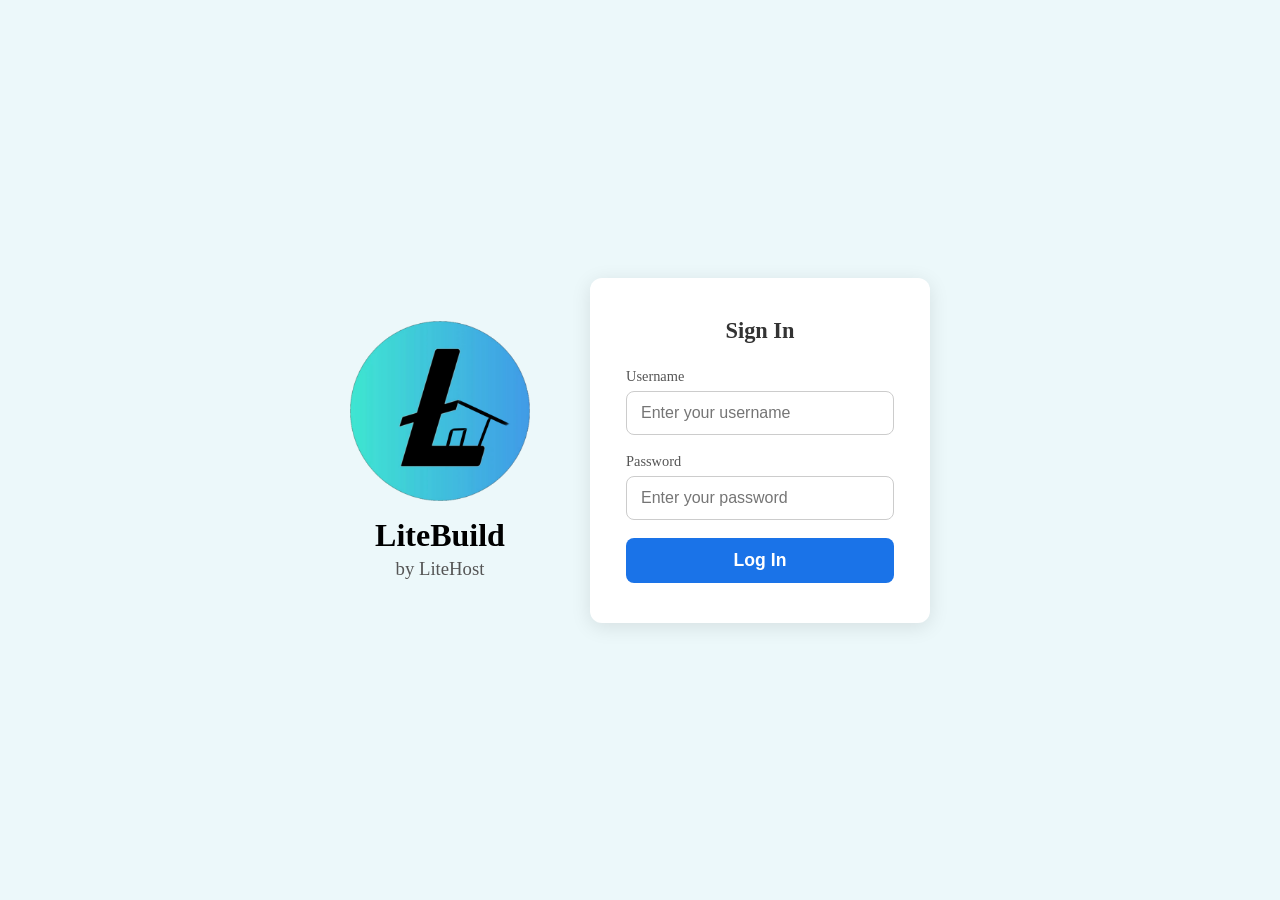
<file: index.html>
<!DOCTYPE html>
<html lang="en">
    <head>
        <meta charset="UTF-8">
        <meta name="viewport" content="width=device-width, initial-scale=1.0">
        <title>Sign In</title>

        <style>
            * {
                margin: 0;
                padding: 0;
                box-sizing: border-box;}

            body {
                background-color: #ecf8fa;
                min-height: 100vh;
                display: flex;
                align-items: center;
                justify-content: center;}

            .login {
                display: flex;
                align-items: center;
                justify-content: center;
                flex-wrap: wrap;
                gap: 60px;
                padding: 40px 20px;
                width: 100%;
                max-width: 800px;}

            .logo {
                display: flex;
                flex-direction: column;
                align-items: center;
                text-align: center;}

            .logo img {
                width: 180px;
                height: auto;
                margin-bottom: 16px;}

            .logo h1 {
                font-size: 2rem;
                margin: 0;
            }

            .logo h3 {
                font-weight: normal;
                color: #555;
                margin-top: 4px;
            }

            .login-form {
                background: #fff;
                padding: 40px 36px;
                border-radius: 12px;
                box-shadow: 0 4px 20px rgba(0, 0, 0, 0.1);
                width: 100%;
                max-width: 340px;}

            .login-form h2 {
                margin-bottom: 24px;
                font-size: 1.4rem;
                color: #333;
                text-align: center;}

            .login-form label {
                display: block;
                margin-bottom: 6px;
                font-size: 0.9rem;
                color: #555;}

            .login-form input[type="text"],
            .login-form input[type="password"] {
                width: 100%;
                padding: 12px 14px;
                margin-bottom: 18px;
                border: 1px solid #ccc;
                border-radius: 8px;
                font-size: 1rem;
                outline: none;
                transition: border-color 0.2s;}

            .login-form input:focus {
                border-color: #1a73e8;}

            .login-form button {
                width: 100%;
                padding: 12px;
                background-color: #1a73e8;
                color: #fff;
                border: none;
                border-radius: 8px;
                font-size: 1.1rem;
                font-weight: bold;
                cursor: pointer;
                transition: background-color 0.2s;
            }

            .login-form button:hover {
                background-color: #155ab6;
            }

            .login-form .extras {
                display: flex;
                justify-content: space-between;
                margin-top: 14px;
                font-size: 0.85rem;
            }

            .login-form .extras a {
                color: #1a73e8;
                text-decoration: none;
            }

            .login-form .extras a:hover {
                text-decoration: underline;
            }

            /* ===== RESPONSIVE ===== */
            @media (max-width: 600px) {
                .login {
                    gap: 30px;
                    padding: 30px 16px;
                }

                .logo img {
                    width: 120px;
                }

                .logo h1 {
                    font-size: 1.5rem;
                }

                .login-form {
                    padding: 28px 24px;
                }
            }
        </style>
    </head>
    <body>

        <div class="login">

            <div class="logo">
                <img src="logo.png" alt="LiteBuild Logo">
                <h1>LiteBuild</h1>
                <h3>by LiteHost</h3>
            </div>

            <!-- Login form – center right -->
            <div class="login-form">
                <h2>Sign In</h2>

                <form action="shop.html" method="get">
                    <label for="username">Username</label>
                    <input type="text" id="username" name="username" placeholder="Enter your username">

                    <label for="password">Password</label>
                    <input type="password" id="password" name="password" placeholder="Enter your password">

                    <button type="submit">Log In</button>
                </form>

                </div>
            </div>
        </div>
    </body>
</html>
</file>
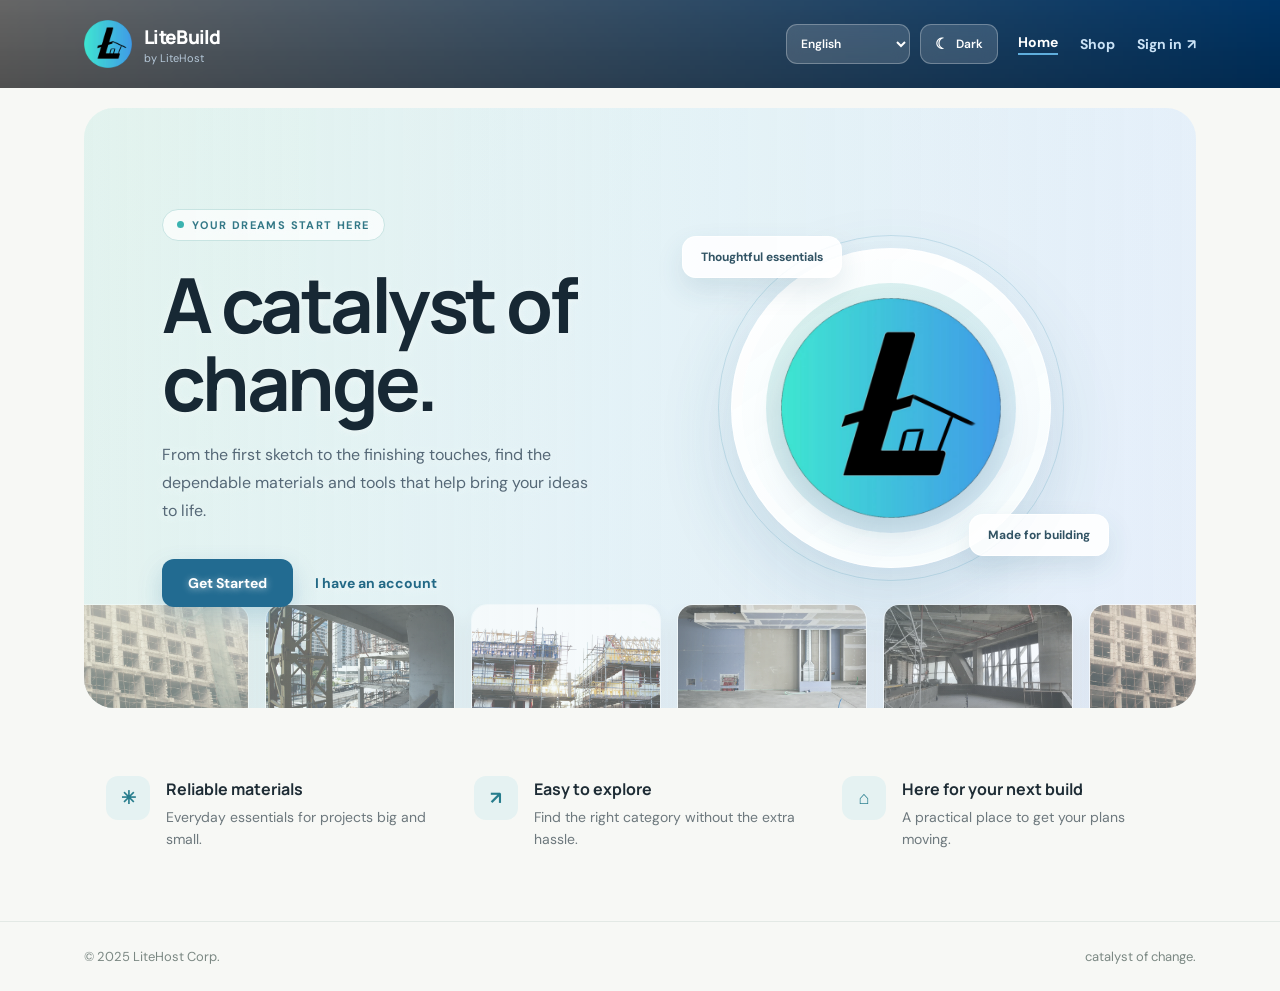
<file: 0homepage.html>
<!DOCTYPE html>
<html lang="en">
<head>
  <meta charset="UTF-8">
  <meta name="viewport" content="width=device-width, initial-scale=1">
  <meta name="theme-color" content="#f5f7f4">
  <title>LiteBuild</title>
  <link rel="preconnect" href="https://fonts.googleapis.com"><link rel="preconnect" href="https://fonts.gstatic.com" crossorigin>
  <link href="https://fonts.googleapis.com/css2?family=DM+Sans:wght@400;500;600;700&family=Manrope:wght@400;500;600;700;800&display=swap" rel="stylesheet">
  <link rel="stylesheet" href="3style.css">
  <script>try{if(localStorage.getItem('litebuild-theme')==='dark')document.documentElement.classList.add('dark-theme')}catch(e){}</script>
  <script src="4translationDictionary.js"></script>
</head>
<body>
  <header class="site-header" role="banner">
    <div class="header-banner">
      <img src="banner.png" alt="LiteBuild Banner" class="banner-img">
    </div>
    <div class="wrap topbar">
      <a class="brand" href="0homepage.html">
        <img src="5logo.png" alt="LiteBuild Logo">
        <span>
          <strong>LiteBuild</strong>
          <small>by LiteHost</small>
        </span>
      </a>
      <div class="page-controls">
        <select class="language-select" aria-label="Language" data-i18n-aria="languageName">
          <option value="en">English</option>
          <option value="fil">Filipino</option>
        </select>
        <button class="theme-toggle" type="button" aria-label="Switch to dark mode" aria-pressed="false">
          <span class="theme-icon" aria-hidden="true">☾</span>
          <span class="theme-label">Dark</span>
        </button>
      </div>
      <nav class="topbar-nav" aria-label="Main Navigation">
        <ul>
          <li><a class="nav-link active" href="0homepage.html">Home</a></li>
          <li><a class="nav-link" href="1index.html"><span data-i18n="exploreShop">Shop</span></a></li>
          <li><a class="nav-link" href="1index.html"><span data-i18n="signIn">Sign in</span> <span aria-hidden="true">↗</span></a></li>
        </ul>
      </nav>
    </div>
  </header>

  <main class="wrap">
    <section class="hero">
      <div class="hero-photo-marquee" aria-hidden="true">
        <div class="photo-marquee-track track-forward">
          <div class="photo-marquee-set">
            <a class="photo-anchor" title="Explore materials">
              <img src="unfinished-facade.webp" alt="Building facade under construction" loading="eager" decoding="async">
            </a>
            <a class="photo-anchor" title="Explore materials">
              <img src="concrete-site.webp" alt="Concrete construction site" loading="eager" decoding="async">
            </a>
            <a class="photo-anchor" title="Explore materials">
              <img src="framed-houses.webp" alt="Framed houses" loading="eager" decoding="async">
            </a>
            <a class="photo-anchor" title="Explore materials">
              <img src="drywall-buildout.webp" alt="Drywall buildout" loading="eager" decoding="async">
            </a>
            <a class="photo-anchor" title="Explore materials">
              <img src="commercial-interior.webp" alt="Commercial interior construction" loading="eager" decoding="async">
            </a>
          </div>
          <div class="photo-marquee-set">
            <a class="photo-anchor" title="Explore materials">
              <img src="unfinished-facade.webp" alt="Building facade under construction" loading="eager" decoding="async">
            </a>
            <a class="photo-anchor" title="Explore materials">
              <img src="concrete-site.webp" alt="Concrete construction site" loading="eager" decoding="async">
            </a>
            <a class="photo-anchor" title="Explore materials">
              <img src="framed-houses.webp" alt="Framed houses" loading="eager" decoding="async">
            </a>
            <a class="photo-anchor" title="Explore materials">
              <img src="drywall-buildout.webp" alt="Drywall buildout" loading="eager" decoding="async">
            </a>
            <a class="photo-anchor" title="Explore materials">
              <img src="commercial-interior.webp" alt="Commercial interior construction" loading="eager" decoding="async">
            </a>
          </div>
        </div>
      </div>
      <div class="hero-copy">
        <span class="pill"><span class="dot"></span> <span data-i18n="heroPill">Your project starts here</span></span>
        <h1 data-i18n="heroHeadline">Make room for what’s next.</h1>
        <p data-i18n="heroText">From the first sketch to the finishing touches, find the dependable materials and tools that help bring your ideas to life.</p>
        <div class="actions">
          <a class="btn" href="1index.html" data-i18n="noAccount"> Sign in <span aria-hidden="true">→</span></a>
          <a class="text-link" href="1index.html" data-i18n="haveAccount">I have an account</a>
        </div>
      </div>
      <div class="hero-art" aria-hidden="true">
        <span class="art-tag tag-one" data-i18n="tagOne">Thoughtful essentials</span>
        <a class="hero-logo-frame" href="2shop.html" title="LiteBuild Shop">
          <div class="orb"></div>
          <img class="hero-logo" src="5logo.png" alt="LiteBuild Logo">
        </a>
        <span class="art-tag tag-two" data-i18n="tagTwo">Made for building  </span>
      </div>
    </section>

    <section class="features" aria-label="Why shop LiteBuild" data-i18n-aria="whyShop">
      <article class="feature">
        <span class="feature-icon">✳</span>
        <div>
          <h3 data-i18n="featureOne">Reliable materials</h3>
          <p data-i18n="featureOneText">Everyday essentials for projects big and small.</p>
        </div>
      </article>
      <article class="feature">
        <span class="feature-icon">↗</span>
        <div>
          <h3 data-i18n="featureTwo">Easy to explore</h3>
          <p data-i18n="featureTwoText">Find the right category without the extra hassle.</p>
        </div>
      </article>
      <article class="feature">
        <span class="feature-icon">⌂</span>
        <div>
          <h3 data-i18n="featureThree">Here for your next build</h3>
          <p data-i18n="featureThreeText">A practical place to get your plans moving.</p>
        </div>
      </article>
    </section>
  </main>

  <footer class="footer">
    <div class="wrap">
      <span>© 2025 LiteHost Corp.</span>
      <span data-i18n="brandTag">Build with confidence.</span>
    </div>
  </footer>

  <script>
    (()=>{
      const root = document.documentElement;
      const button = document.querySelector('.theme-toggle');
      if (!button) return;
      const label = button.querySelector('.theme-label');
      const icon = button.querySelector('.theme-icon');
      function sync(){
        const dark = root.classList.contains('dark-theme');
        if (label) label.textContent = window.LiteBuildI18n ? window.LiteBuildI18n.t(dark ? 'light' : 'dark') : (dark ? 'Light' : 'Dark');
        if (icon) icon.textContent = dark ? '☀' : '☾';
        button.setAttribute('aria-pressed', String(dark));
        button.setAttribute('aria-label', window.LiteBuildI18n ? window.LiteBuildI18n.t(dark ? 'switchLight' : 'switchDark') : (dark ? 'Switch to light mode' : 'Switch to dark mode'));
      }
      sync();
      button.addEventListener('click', ()=>{
        root.classList.toggle('dark-theme');
        try { localStorage.setItem('litebuild-theme', root.classList.contains('dark-theme') ? 'dark' : 'light'); } catch(e){}
        sync();
      });
    })();
  </script>
</body>
</html>
</file>
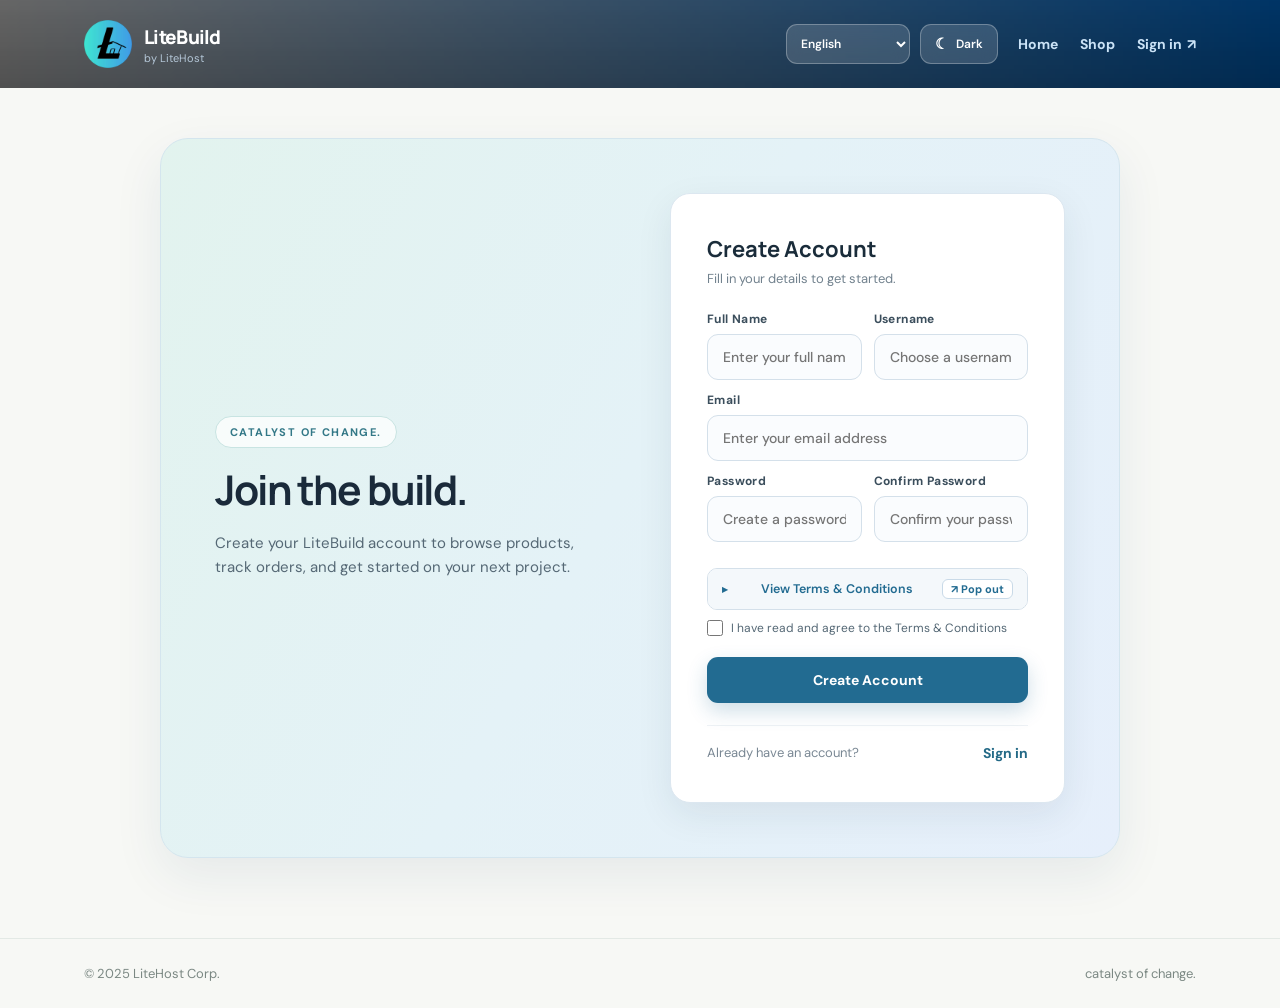
<file: 1account.html>
<!DOCTYPE html>
<html lang="en">
<head>
  <meta charset="UTF-8">
  <meta name="viewport" content="width=device-width, initial-scale=1.0">
  <meta name="theme-color" content="#f5f7f4">
  <title>Create Account</title>
  <link rel="preconnect" href="https://fonts.googleapis.com">
  <link rel="preconnect" href="https://fonts.gstatic.com" crossorigin>
  <link href="https://fonts.googleapis.com/css2?family=DM+Sans:wght@400;500;600;700&family=Manrope:wght@400;500;600;700;800&display=swap" rel="stylesheet">
  <link rel="stylesheet" href="3style.css">
  <script>try{if(localStorage.getItem('litebuild-theme')==='dark')document.documentElement.classList.add('dark-theme')}catch(e){}</script>
  <script src="4translationDictionary.js"></script>
</head>
<body>
  <header class="site-header" role="banner">
    <div class="header-banner">
      <img src="banner.png" alt="LiteBuild Banner" class="banner-img">
    </div>
    <div class="wrap topbar">
      <a class="brand" href="0homepage.html">
        <img src="5logo.png" alt="LiteBuild Logo">
        <span>
          <strong>LiteBuild</strong>
          <small>by LiteHost</small>
        </span>
      </a>
      <div class="page-controls">
        <select class="language-select" aria-label="Language" data-i18n-aria="languageName">
          <option value="en">English</option>
          <option value="fil">Filipino</option>
        </select>
        <button class="theme-toggle" type="button" aria-label="Switch to dark mode" aria-pressed="false">
          <span class="theme-icon" aria-hidden="true">☾</span>
          <span class="theme-label">Dark</span>
        </button>
      </div>
      <nav class="topbar-nav" aria-label="Main Navigation">
        <ul>
          <li><a class="nav-link" href="0homepage.html">Home</a></li>
          <li><a class="nav-link" href="2shop.html"><span data-i18n="exploreShop">Shop</span></a></li>
          <li><a class="nav-link" href="1index.html"><span data-i18n="signIn">Sign in</span> <span aria-hidden="true">↗</span></a></li>
        </ul>
      </nav>
    </div>
  </header>

  <main class="wrap signin-stage">
    <div class="signin-container">
      <div class="signin-intro">
        <span class="signin-pill" data-i18n="brandTag">Build with confidence</span>
        <h1 data-i18n="createAccountHeadline">Join the build.</h1>
        <p data-i18n="createAccountText">Create your LiteBuild account to browse products, track orders, and get started on your next project.</p>
      </div>

      <div class="signin-card">
        <h2 data-i18n="createAccountTitle">Create Account</h2>
        <p class="subtitle" data-i18n="createAccountSubtitle">Fill in your details to get started.</p>

        <form action="2shop.html" method="get" id="create-account-form">
          <div class="form-row">
            <div class="form-group">
              <label for="fullname" data-i18n="fullName">Full Name</label>
              <input class="form-input" type="text" id="fullname" name="fullname" placeholder="Enter your full name" data-i18n-placeholder="fullNamePlaceholder" required>
            </div>
            <div class="form-group">
              <label for="new-username" data-i18n="username">Username</label>
              <input class="form-input" type="text" id="new-username" name="username" placeholder="Choose a username" data-i18n-placeholder="chooseUsernamePlaceholder" required>
            </div>
          </div>

          <div class="form-group">
            <label for="email" data-i18n="emailLabel">Email</label>
            <input class="form-input" type="email" id="email" name="email" placeholder="Enter your email address" data-i18n-placeholder="emailPlaceholder" required>
          </div>

          <div class="form-row">
            <div class="form-group">
              <label for="new-password" data-i18n="password">Password</label>
              <input class="form-input" type="password" id="new-password" name="password" placeholder="Create a password" data-i18n-placeholder="createPasswordPlaceholder" required minlength="8">
            </div>
            <div class="form-group">
              <label for="confirm-password" data-i18n="confirmPassword">Confirm Password</label>
              <input class="form-input" type="password" id="confirm-password" name="confirm-password" placeholder="Confirm your password" data-i18n-placeholder="confirmPasswordPlaceholder" required minlength="8">
            </div>
          </div>

          <!-- Terms & Conditions -->
          <div class="terms-section">
            <details class="terms-details">
              <summary class="terms-summary">
                <span data-i18n="viewTerms">View Terms &amp; Conditions</span>
                <a href="Terms.pdf" target="_blank" class="terms-popout-link" title="Open PDF in new tab" onclick="event.stopPropagation()">↗ Pop out</a>
              </summary>
              <div class="terms-content">
                <object data="Terms.pdf" type="application/pdf" class="terms-pdf-viewer">
                  <p data-i18n="termsAltText">Your browser does not support embedded PDFs. 
                    <a href="Terms.pdf" target="_blank" class="text-link" data-i18n="termsDownload">Download Terms &amp; Conditions (PDF)</a>
                  </p>
                </object>
              </div>
            </details>

            <div class="terms-agree">
              <input type="checkbox" id="agree-terms" name="agree-terms" required>
              <label for="agree-terms" data-i18n="agreeTerms">I have read and agree to the <a href="Terms.pdf" target="_blank" class="text-link">Terms &amp; Conditions</a></label>
            </div>
          </div>

          <button class="signin-submit" type="submit" data-i18n="createAccountBtn">Create Account</button>
        </form>

        <div class="signin-card-footer">
          <span style="color: #7a8894;" data-i18n="alreadyHaveAccount">Already have an account?</span>
          <a class="text-link" href="1index.html" data-i18n="signInLink">Sign in</a>
        </div>
      </div>
    </div>
  </main>

  <footer>
    <div class="wrap">
      <span>© 2025 LiteHost Corp.</span>
      <span data-i18n="brandTag">Build with confidence.</span>
    </div>
  </footer>

  <script>
    (()=>{
      // Theme toggle
      const root = document.documentElement;
      const button = document.querySelector('.theme-toggle');
      if (!button) return;
      const label = button.querySelector('.theme-label');
      const icon = button.querySelector('.theme-icon');
      function sync(){
        const dark = root.classList.contains('dark-theme');
        if (label) label.textContent = window.LiteBuildI18n ? window.LiteBuildI18n.t(dark ? 'light' : 'dark') : (dark ? 'Light' : 'Dark');
        if (icon) icon.textContent = dark ? '☀' : '☾';
        button.setAttribute('aria-pressed', String(dark));
        button.setAttribute('aria-label', window.LiteBuildI18n ? window.LiteBuildI18n.t(dark ? 'switchLight' : 'switchDark') : (dark ? 'Switch to light mode' : 'Switch to dark mode'));
      }
      sync();
      button.addEventListener('click', ()=>{
        root.classList.toggle('dark-theme');
        try { localStorage.setItem('litebuild-theme', root.classList.contains('dark-theme') ? 'dark' : 'light'); } catch(e){}
        sync();
      });

      // Password confirmation validation
      const form = document.getElementById('create-account-form');
      const pwd = document.getElementById('new-password');
      const confirmPwd = document.getElementById('confirm-password');
      
      form.addEventListener('submit', (e) => {
        if (pwd.value !== confirmPwd.value) {
          e.preventDefault();
          confirmPwd.setCustomValidity('Passwords do not match.');
          confirmPwd.reportValidity();
        }
      });

      confirmPwd.addEventListener('input', () => {
        confirmPwd.setCustomValidity('');
      });
    })();
  </script>
</body>
</html>
</file>
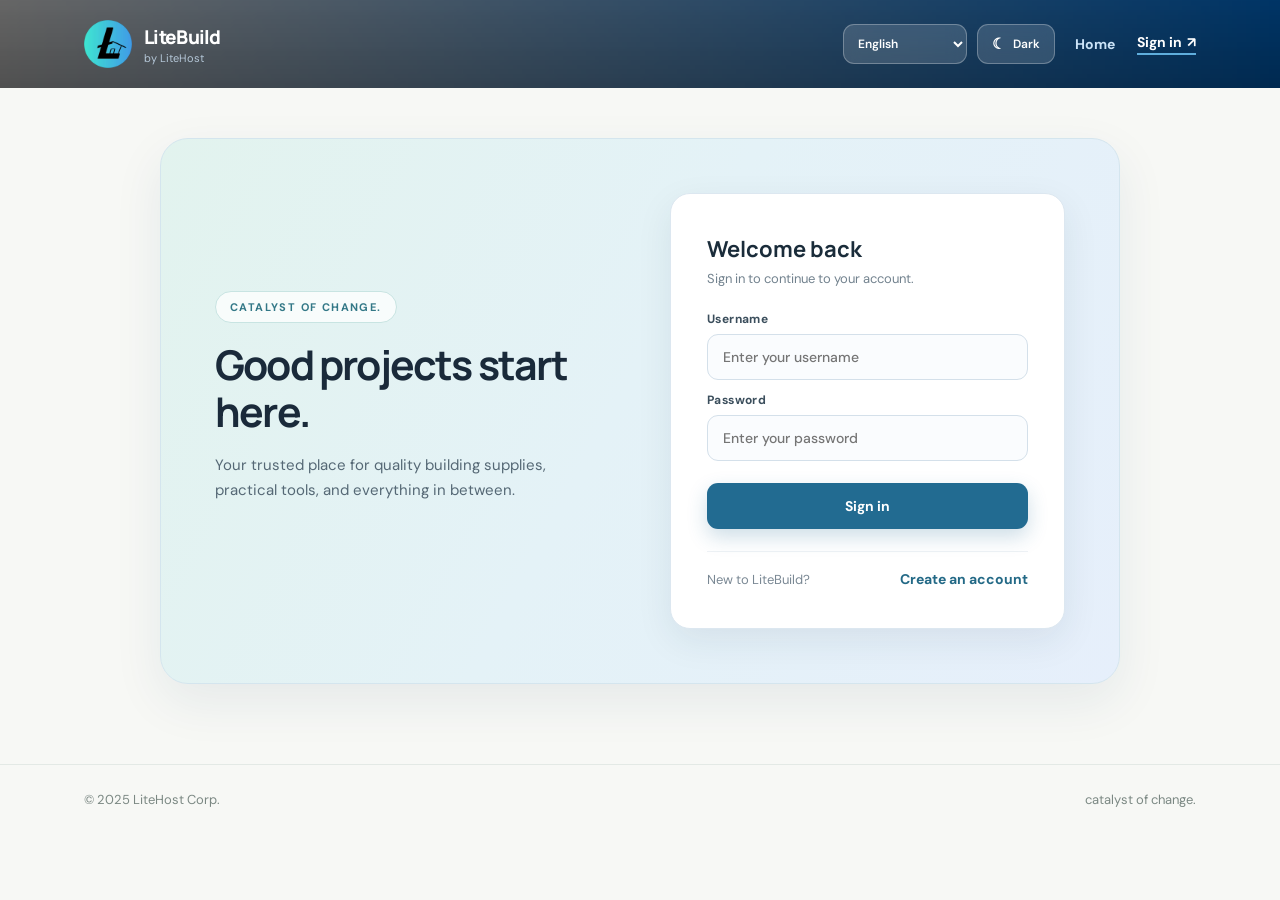
<file: 1index.html>
<!DOCTYPE html>
<html lang="en">
<head>
  <meta charset="UTF-8">
  <meta name="viewport" content="width=device-width, initial-scale=1.0">
  <meta name="theme-color" content="#f5f7f4">
  <title>Sign in · LiteBuild</title>
  <link rel="preconnect" href="https://fonts.googleapis.com">
  <link rel="preconnect" href="https://fonts.gstatic.com" crossorigin>
  <link href="https://fonts.googleapis.com/css2?family=DM+Sans:wght@400;500;600;700&family=Manrope:wght@400;500;600;700;800&display=swap" rel="stylesheet">
  <link rel="stylesheet" href="3style.css">
  <script>try{if(localStorage.getItem('litebuild-theme')==='dark')document.documentElement.classList.add('dark-theme')}catch(e){}</script>
  <script src="4translationDictionary.js"></script>
</head>
<body>
  <header class="site-header" role="banner">
    <div class="header-banner">
      <img src="banner.png" alt="LiteBuild Banner" class="banner-img">
    </div>
    <div class="wrap topbar">
      <a class="brand" href="0homepage.html">
        <img src="5logo.png" alt="LiteBuild Logo">
        <span>
          <strong>LiteBuild</strong>
          <small>by LiteHost</small>
        </span>
      </a>
      <div class="page-controls">
        <select class="language-select" aria-label="Language" data-i18n-aria="languageName">
          <option value="en">English</option>
          <option value="fil">Filipino</option>
        </select>
        <button class="theme-toggle" type="button" aria-label="Switch to dark mode" aria-pressed="false">
          <span class="theme-icon" aria-hidden="true">☾</span>
          <span class="theme-label">Dark</span>
        </button>
      </div>
      <nav class="topbar-nav" aria-label="Main Navigation">
        <ul>
          <li><a class="nav-link" href="0homepage.html">Home</a></li>
          <li><a class="nav-link active" href="1index.html"><span data-i18n="signIn">Sign in</span> <span aria-hidden="true">↗</span></a></li>
        </ul>
      </nav>
    </div>
  </header>

  <main class="wrap signin-stage">
    <div class="signin-container">
      <div class="signin-intro">
        <span class="signin-pill" data-i18n="brandTag">Build with confidence</span>
        <h1 data-i18n="loginHeadline">Good projects start here.</h1>
        <p data-i18n="loginText">Your trusted place for quality building supplies, practical tools, and everything in between.</p>
        <div style="margin-top: 10px;">
        </div>
      </div>

      <div class="signin-card">
        <h2 data-i18n="welcome">Welcome back</h2>
        <p class="subtitle" data-i18n="loginIntro">Sign in to continue to your account.</p>

        <form action="2shop.html" method="get">
          <div class="form-group">
            <label for="username" data-i18n="username">Username</label>
            <input class="form-input" type="text" id="username" name="username" placeholder="Enter your username" data-i18n-placeholder="usernamePlaceholder" required>
          </div>

          <div class="form-group">
            <label for="password" data-i18n="password">Password</label>
            <input class="form-input" type="password" id="password" name="password" placeholder="Enter your password" data-i18n-placeholder="passwordPlaceholder" required>
          </div>

          <button class="signin-submit" type="submit" data-i18n="submitSignIn">Sign in</button>
        </form>

        <div class="signin-card-footer">
          <span style="color: #7a8894;" data-i18n="newHere">New to LiteBuild?</span>
          <a class="text-link" href="1account.html" data-i18n="createAccountLink">Create an account</a>
        </div>
      </div>
    </div>
  </main>

  <footer>
    <div class="wrap">
      <span>© 2025 LiteHost Corp.</span>
      <span data-i18n="brandTag">Build with confidence.</span>
    </div>
  </footer>

  <script>
    (()=>{
      const root = document.documentElement;
      const button = document.querySelector('.theme-toggle');
      if (!button) return;
      const label = button.querySelector('.theme-label');
      const icon = button.querySelector('.theme-icon');
      function sync(){
        const dark = root.classList.contains('dark-theme');
        if (label) label.textContent = window.LiteBuildI18n ? window.LiteBuildI18n.t(dark ? 'light' : 'dark') : (dark ? 'Light' : 'Dark');
        if (icon) icon.textContent = dark ? '☀' : '☾';
        button.setAttribute('aria-pressed', String(dark));
        button.setAttribute('aria-label', window.LiteBuildI18n ? window.LiteBuildI18n.t(dark ? 'switchLight' : 'switchDark') : (dark ? 'Switch to light mode' : 'Switch to dark mode'));
      }
      sync();
      button.addEventListener('click', ()=>{
        root.classList.toggle('dark-theme');
        try { localStorage.setItem('litebuild-theme', root.classList.contains('dark-theme') ? 'dark' : 'light'); } catch(e){}
        sync();
      });
    })();
  </script>
</body>
</html>
</file>
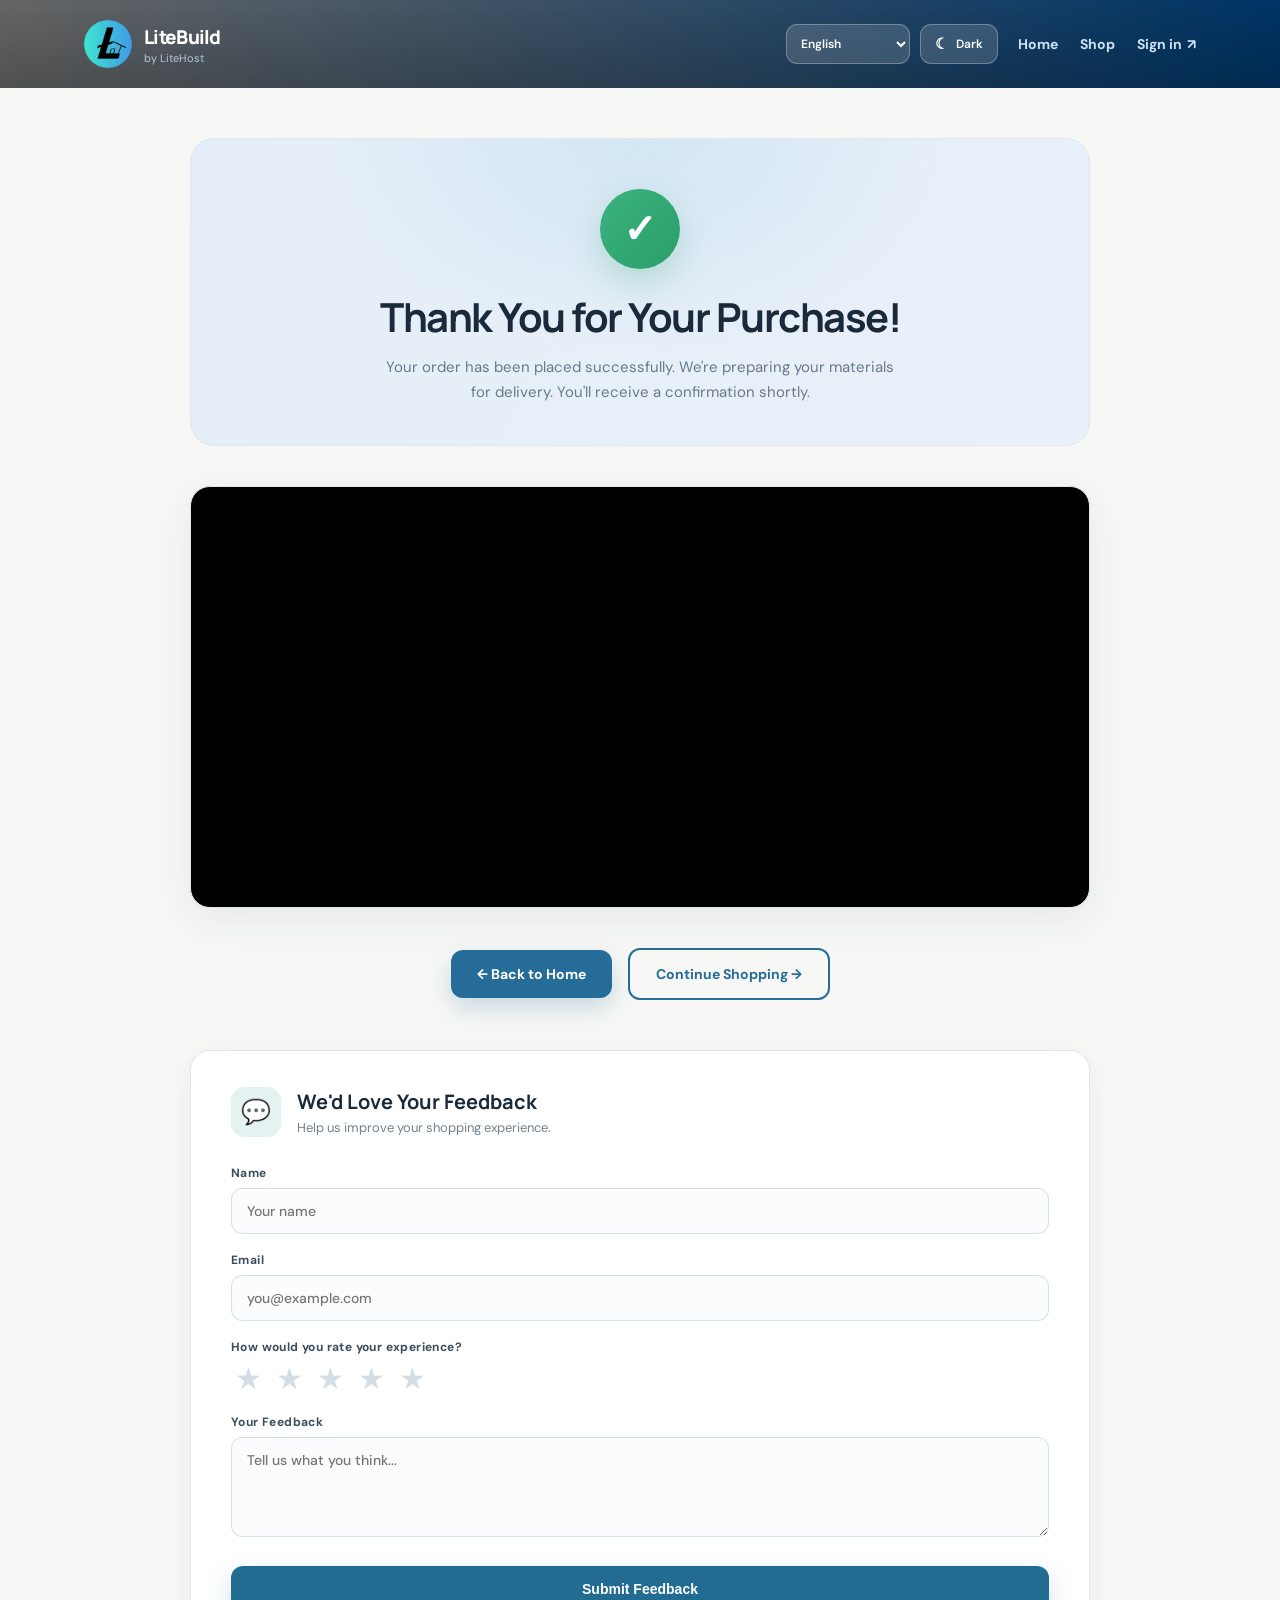
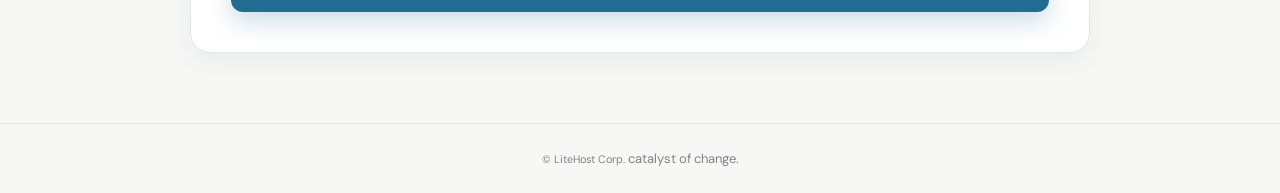
<file: 2out.html>
<!DOCTYPE html>
<html lang="en">
<head>
    <meta charset="UTF-8">
    <meta name="viewport" content="width=device-width, initial-scale=1.0">
    <title>Thank You - LiteBuild</title>
    <link rel="preconnect" href="https://fonts.googleapis.com">
    <link rel="preconnect" href="https://fonts.gstatic.com" crossorigin>
    <link href="https://fonts.googleapis.com/css2?family=DM+Sans:wght@400;500;600;700&family=Manrope:wght@400;500;600;700;800&display=swap" rel="stylesheet">
    <link rel="stylesheet" href="3style.css">
    <script>try{if(localStorage.getItem('litebuild-theme')==='dark')document.documentElement.classList.add('dark-theme')}catch(e){}</script>
    <script src="4translationDictionary.js"></script>
</head>
<body>

    <!-- HEADER -->
    <header class="site-header" role="banner">
        <div class="header-banner">
            <img src="banner.png" alt="LiteBuild Banner" class="banner-img">
        </div>
        <div class="wrap topbar">
            <a class="brand" href="0homepage.html">
                <img src="5logo.png" alt="LiteBuild Logo">
                <span>
                    <strong>LiteBuild</strong>
                    <small>by LiteHost</small>
                </span>
            </a>
            <div class="page-controls">
                <select class="language-select" aria-label="Language" data-i18n-aria="languageName">
                    <option value="en">English</option>
                    <option value="fil">Filipino</option>
                </select>
                <button class="theme-toggle" type="button" aria-label="Switch to dark mode" aria-pressed="false">
                    <span class="theme-icon" aria-hidden="true">☾</span>
                    <span class="theme-label">Dark</span>
                </button>
            </div>
            <nav class="topbar-nav" aria-label="Main Navigation">
                <ul>
                    <li><a class="nav-link" href="0homepage.html">Home</a></li>
                    <li><a class="nav-link" href="2shop.html"><span data-i18n="exploreShop">Shop</span></a></li>
                    <li><a class="nav-link" href="1index.html"><span data-i18n="signIn">Sign in</span> <span aria-hidden="true">↗</span></a></li>
                </ul>
            </nav>
        </div>
    </header>

    <!-- MAIN CONTENT -->
    <main class="thankyou-main">

        <!-- Thank You Banner -->
        <section class="thankyou-hero">
            <div class="thankyou-checkmark">✓</div>
            <h1>Thank You for Your Purchase!</h1>
            <p>Your order has been placed successfully. We're preparing your materials for delivery. You'll receive a confirmation shortly.</p>
        </section>

        <!-- Truck Video -->
        <section class="thankyou-video-section">
            <div class="thankyou-video-wrapper">
                <video class="thankyou-video" autoplay muted loop playsinline>
                    <source src="truck.mp4" type="video/mp4">
                    Your browser does not support the video tag.
                </video>
            </div>
        </section>

        <!-- Back to Home Button -->
        <section class="thankyou-actions">
            <a class="btn thankyou-home-btn" href="0homepage.html">
                ← Back to Home
            </a>
            <a class="btn thankyou-shop-btn" href="2shop.html">
                Continue Shopping →
            </a>
        </section>

        <!-- Feedback Form -->
        <section class="thankyou-feedback">
            <div class="thankyou-feedback-card">
                <div class="thankyou-feedback-header">
                    <span class="thankyou-feedback-icon">💬</span>
                    <div>
                        <h2>We'd Love Your Feedback</h2>
                        <p>Help us improve your shopping experience.</p>
                    </div>
                </div>

                <form class="feedback-form" id="feedbackForm" onsubmit="submitFeedback(event)">
                    <div class="form-group">
                        <label for="feedbackName">Name</label>
                        <input class="form-input" type="text" id="feedbackName" placeholder="Your name" required>
                    </div>

                    <div class="form-group">
                        <label for="feedbackEmail">Email</label>
                        <input class="form-input" type="email" id="feedbackEmail" placeholder="you@example.com" required>
                    </div>

                    <div class="form-group">
                        <label>How would you rate your experience?</label>
                        <div class="star-rating" id="starRating">
                            <button type="button" class="star-btn" data-value="1" aria-label="1 star">★</button>
                            <button type="button" class="star-btn" data-value="2" aria-label="2 stars">★</button>
                            <button type="button" class="star-btn" data-value="3" aria-label="3 stars">★</button>
                            <button type="button" class="star-btn" data-value="4" aria-label="4 stars">★</button>
                            <button type="button" class="star-btn" data-value="5" aria-label="5 stars">★</button>
                        </div>
                        <input type="hidden" id="ratingValue" value="0">
                    </div>

                    <div class="form-group">
                        <label for="feedbackMessage">Your Feedback</label>
                        <textarea class="form-input feedback-textarea" id="feedbackMessage" rows="4" placeholder="Tell us what you think..." required></textarea>
                    </div>

                    <button type="submit" class="btn feedback-submit-btn">Submit Feedback</button>
                </form>
            </div>
        </section>

    </main>

    <footer>
        <small>&copy; LiteHost Corp.</small>
        <span data-i18n="brandTag">Build with confidence.</span>
    </footer>

    <!-- TOAST -->
    <div class="toast" id="toast"></div>

    <script>
        /* Star Rating */
        let selectedRating = 0;
        document.querySelectorAll('.star-btn').forEach(btn => {
            btn.addEventListener('click', () => {
                selectedRating = parseInt(btn.dataset.value);
                document.getElementById('ratingValue').value = selectedRating;
                document.querySelectorAll('.star-btn').forEach(b => {
                    b.classList.toggle('active', parseInt(b.dataset.value) <= selectedRating);
                });
            });
            btn.addEventListener('mouseenter', () => {
                const hoverVal = parseInt(btn.dataset.value);
                document.querySelectorAll('.star-btn').forEach(b => {
                    b.classList.toggle('hover', parseInt(b.dataset.value) <= hoverVal);
                });
            });
            btn.addEventListener('mouseleave', () => {
                document.querySelectorAll('.star-btn').forEach(b => b.classList.remove('hover'));
            });
        });

        /* Submit Feedback */
        function submitFeedback(e) {
            e.preventDefault();
            if (selectedRating === 0) {
                showToast('Please select a star rating.');
                return;
            }
            const name = document.getElementById('feedbackName').value.trim();
            const email = document.getElementById('feedbackEmail').value.trim();
            const message = document.getElementById('feedbackMessage').value.trim();

            // In a real app this would POST to a server
            showToast(`Thank you, ${name}! Your feedback has been submitted.`);

            // Reset form
            document.getElementById('feedbackForm').reset();
            selectedRating = 0;
            document.getElementById('ratingValue').value = 0;
            document.querySelectorAll('.star-btn').forEach(b => b.classList.remove('active'));
        }

        function showToast(message) {
            const toast = document.getElementById("toast");
            if (!toast) return;
            toast.textContent = message;
            toast.classList.add("show");
            setTimeout(() => toast.classList.remove("show"), 3000);
        }

        /* Theme Toggle */
        (() => {
            const root = document.documentElement;
            const button = document.querySelector('.theme-toggle');
            if (!button) return;
            const label = button.querySelector('.theme-label');
            const icon = button.querySelector('.theme-icon');
            function sync() {
                const dark = root.classList.contains('dark-theme');
                if (label) label.textContent = window.LiteBuildI18n ? window.LiteBuildI18n.t(dark ? 'light' : 'dark') : (dark ? 'Light' : 'Dark');
                if (icon) icon.textContent = dark ? '☀' : '☾';
                button.setAttribute('aria-pressed', String(dark));
                button.setAttribute('aria-label', window.LiteBuildI18n ? window.LiteBuildI18n.t(dark ? 'switchLight' : 'switchDark') : (dark ? 'Switch to light mode' : 'Switch to dark mode'));
            }
            sync();
            button.addEventListener('click', () => {
                root.classList.toggle('dark-theme');
                try { localStorage.setItem('litebuild-theme', root.classList.contains('dark-theme') ? 'dark' : 'light'); } catch(e){}
                sync();
            });
        })();
    </script>
</body>
</html>
</file>
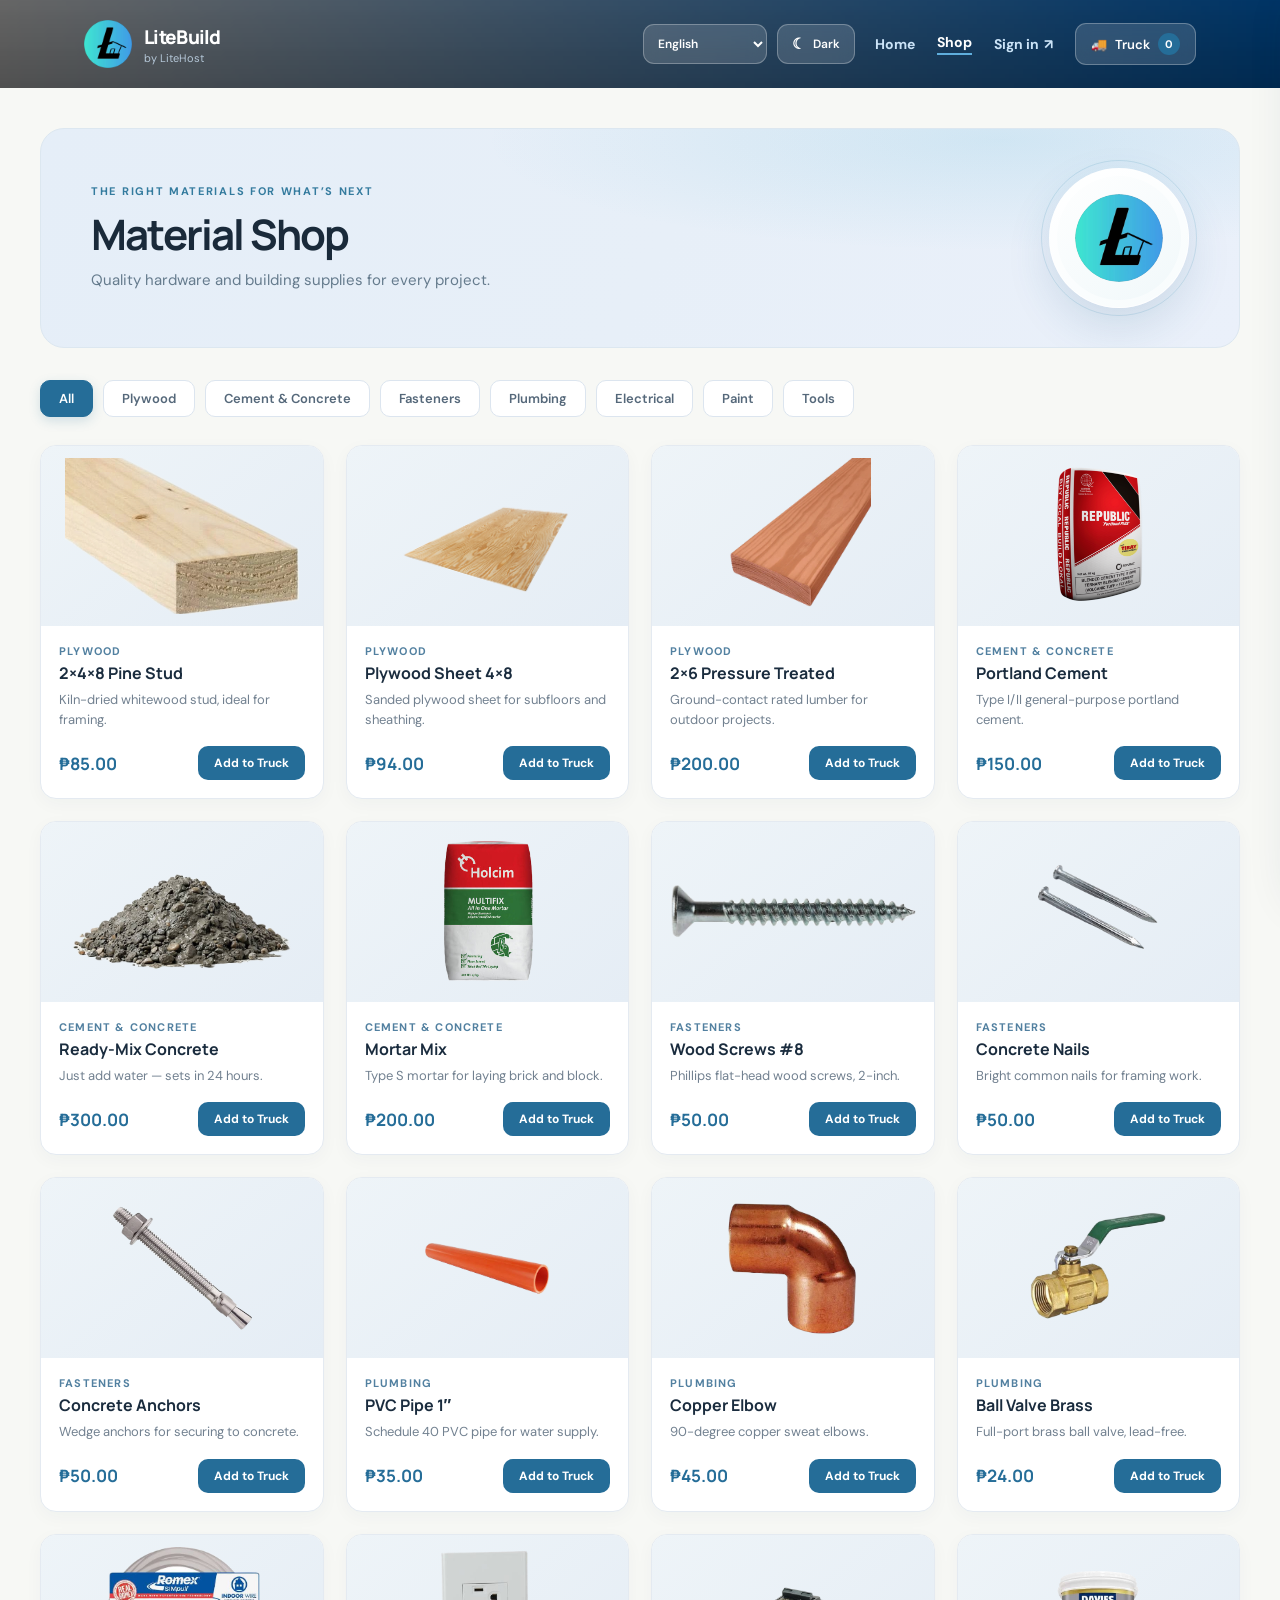
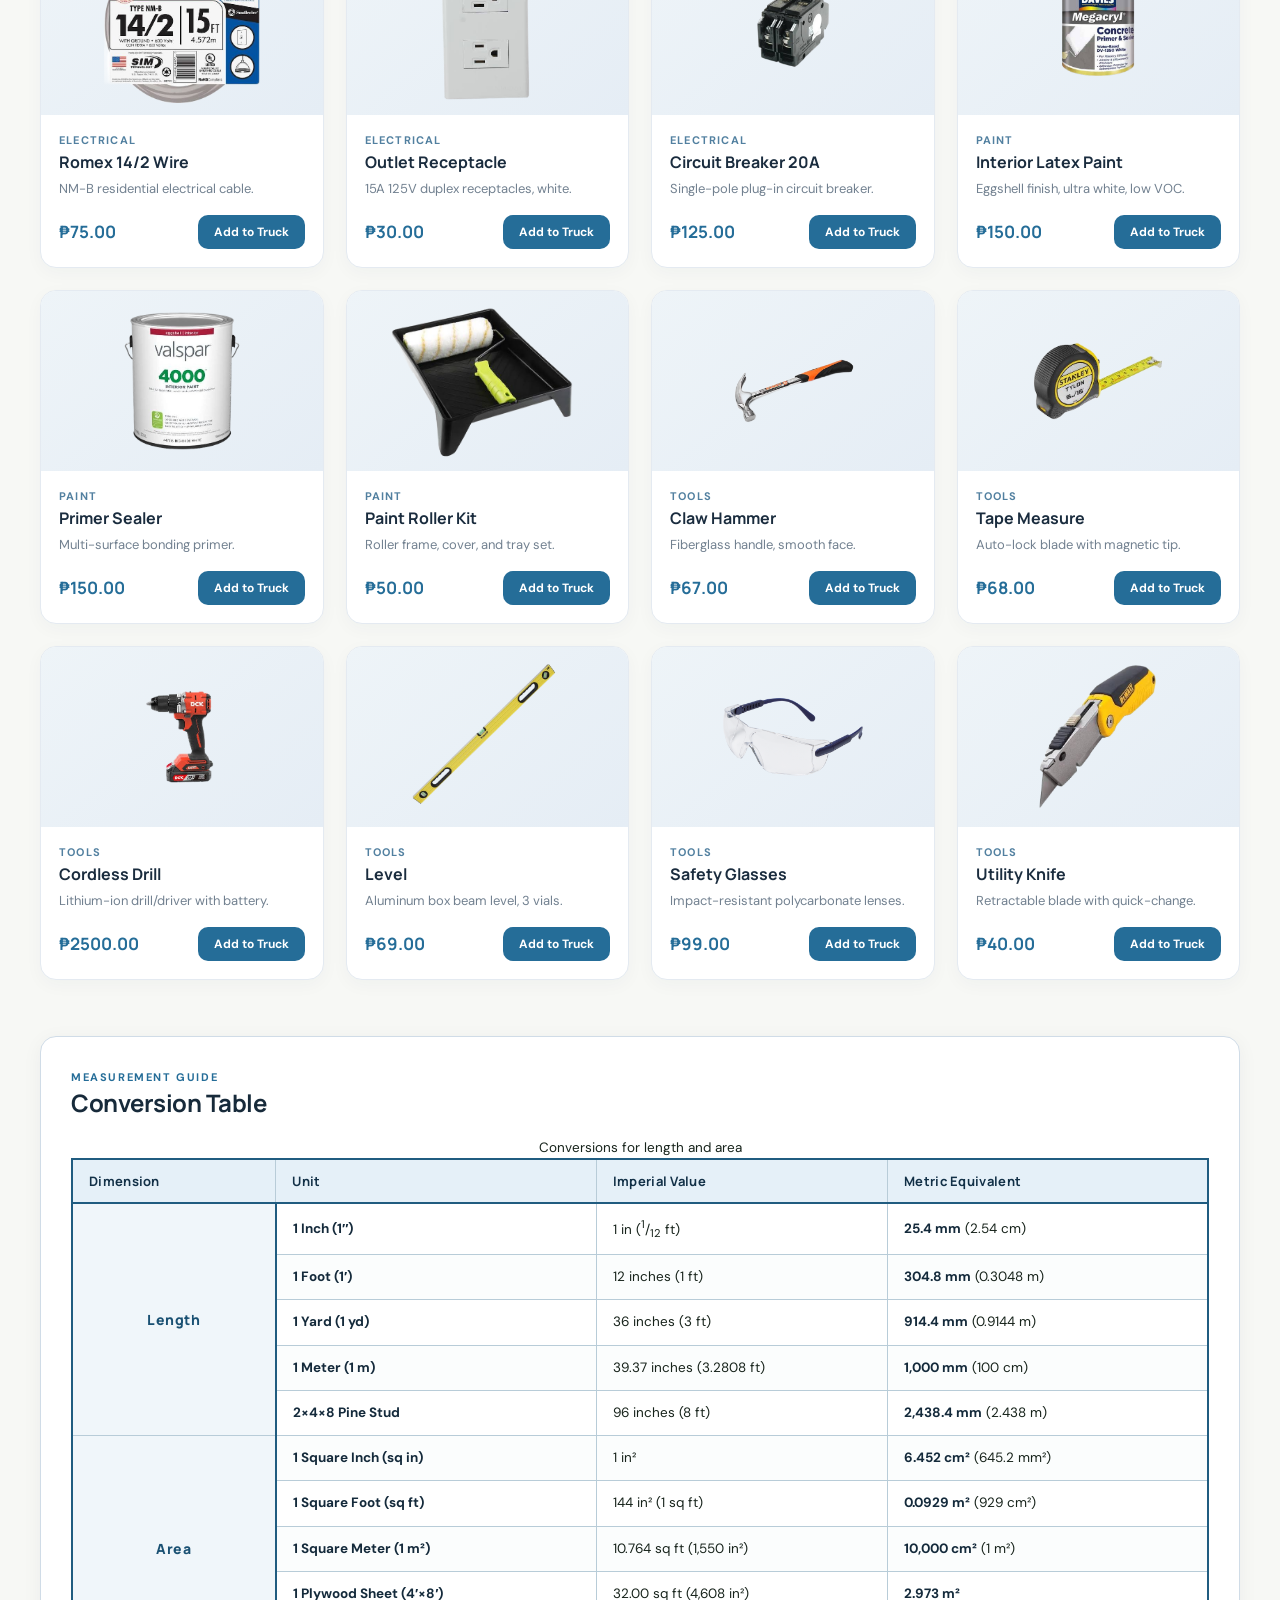
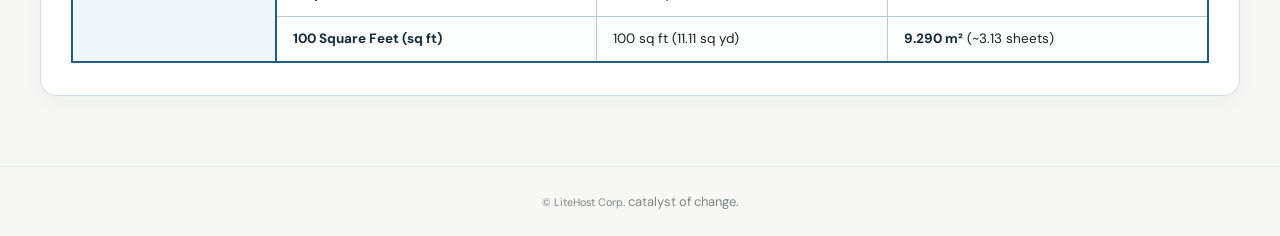
<file: 2shop.html>
<!DOCTYPE html>
<html lang="en">
<head>
    <meta charset="UTF-8">
    <meta name="viewport" content="width=device-width, initial-scale=1.0">
    <title>Shop - LiteBuild</title>
    <link rel="preconnect" href="https://fonts.googleapis.com">
    <link rel="preconnect" href="https://fonts.gstatic.com" crossorigin>
    <link href="https://fonts.googleapis.com/css2?family=DM+Sans:wght@400;500;600;700&family=Manrope:wght@400;500;600;700;800&display=swap" rel="stylesheet">
    <link rel="stylesheet" href="3style.css">
    <script>try{if(localStorage.getItem('litebuild-theme')==='dark')document.documentElement.classList.add('dark-theme')}catch(e){}</script>
    <script src="4translationDictionary.js"></script>
</head>
<body>

    <!-- HEADER (Matches 0homepage.html + Rectangle Border) -->
    <header class="site-header" role="banner">
        <div class="header-banner">
            <img src="banner.png" alt="LiteBuild Banner" class="banner-img">
        </div>
        <div class="wrap topbar">
            <a class="brand" href="0homepage.html">
                <img src="5logo.png" alt="LiteBuild Logo">
                <span>
                    <strong>LiteBuild</strong>
                    <small>by LiteHost</small>
                </span>
            </a>
            <div class="page-controls">
                <select class="language-select" aria-label="Language" data-i18n-aria="languageName">
                    <option value="en">English</option>
                    <option value="fil">Filipino</option>
                </select>
                <button class="theme-toggle" type="button" aria-label="Switch to dark mode" aria-pressed="false">
                    <span class="theme-icon" aria-hidden="true">☾</span>
                    <span class="theme-label">Dark</span>
                </button>
            </div>
            <nav class="topbar-nav" aria-label="Main Navigation">
                <ul>
                    <li><a class="nav-link" href="0homepage.html">Home</a></li>
                    <li><a class="nav-link active" href="2shop.html"><span data-i18n="exploreShop">Shop</span></a></li>
                    <li><a class="nav-link" href="1index.html"><span data-i18n="signIn">Sign in</span> <span aria-hidden="true">↗</span></a></li>
                    <li>
                        <button class="cart-btn" onclick="toggleCart()">
                            🚚 <span data-i18n="cart">Truck</span> <span class="cart-count" id="cartCount">0</span>
                        </button>
                    </li>
                </ul>
            </nav>
        </div>
    </header>

    <!-- MAIN CONTENT -->
    <main>
        <section class="shop-banner" aria-label="LiteBuild shop introduction">
            <div class="shop-banner-copy">
                <span class="eyebrow" data-i18n="shopEyebrow">The right materials for what’s next</span>
                <h2 data-i18n="shopTitle">Building Materials Shop</h2>
                <p data-i18n="shopIntro">Quality hardware and building supplies for every project.</p>
            </div>
            <a class="shop-logo-frame" href="0homepage.html" title="LiteBuild Home" aria-label="LiteBuild Home">
                <img src="5logo.png" alt="LiteBuild Logo">
            </a>
        </section>

        <!-- Category Filters -->
        <div class="filters">
            <button class="filter-btn active" onclick="filterProducts('all', this)" data-i18n="all">All</button>
            <button class="filter-btn" onclick="filterProducts('plywood', this)" data-i18n="plywood">Plywood</button>
            <button class="filter-btn" onclick="filterProducts('cement', this)" data-i18n="cement">Cement &amp; Concrete</button>
            <button class="filter-btn" onclick="filterProducts('fasteners', this)" data-i18n="fasteners">Fasteners</button>
            <button class="filter-btn" onclick="filterProducts('plumbing', this)" data-i18n="plumbing">Plumbing</button>
            <button class="filter-btn" onclick="filterProducts('electrical', this)" data-i18n="electrical">Electrical</button>
            <button class="filter-btn" onclick="filterProducts('paint', this)" data-i18n="paint">Paint</button>
            <button class="filter-btn" onclick="filterProducts('tools', this)" data-i18n="tools">Tools</button>
        </div>

        <!-- Product Grid -->
        <div class="product-grid" id="productGrid">
            <!-- Products are rendered by JavaScript -->
        </div>

        <!-- CONVERSION TABLE SECTION -->
        <section class="conversion-section" id="conversionSection" aria-labelledby="conversionTitle">
            <div class="conversion-box">
                <div class="conversion-box-header">
                    <span class="eyebrow">Measurement Guide</span>
                    <h2 id="conversionTitle">Conversion Table</h2>
                </div>

                <div class="table-responsive">
                    <table class="grid-table">
                        <caption class="sr-only">Conversions for length and area</caption>
                        <thead>
                            <tr>
                                <th scope="col" style="width: 14%;">Dimension</th>
                                <th scope="col" style="width: 22%;">Unit</th>
                                <th scope="col" style="width: 20%;">Imperial Value</th>
                                <th scope="col" style="width: 22%;">Metric Equivalent</th>
                            </tr>
                        </thead>
                        <tbody>
                            <!-- Length Rows -->
                            <tr>
                                <th scope="rowgroup" rowspan="5" class="grid-group-header">Length</th>
                                <td><strong>1 Inch (1″)</strong></td>
                                <td>1 in (<sup>1</sup>/<sub>12</sub> ft)</td>
                                <td><strong>25.4 mm</strong> (2.54 cm)</td>
                            </tr>
                            <tr>
                                <td><strong>1 Foot (1′)</strong></td>
                                <td>12 inches (1 ft)</td>
                                <td><strong>304.8 mm</strong> (0.3048 m)</td>
                            </tr>
                            <tr>
                                <td><strong>1 Yard (1 yd)</strong></td>
                                <td>36 inches (3 ft)</td>
                                <td><strong>914.4 mm</strong> (0.9144 m)</td>
                            </tr>
                            <tr>
                                <td><strong>1 Meter (1 m)</strong></td>
                                <td>39.37 inches (3.2808 ft)</td>
                                <td><strong>1,000 mm</strong> (100 cm)</td>
                            </tr>
                            <tr>
                                <td><strong>2×4×8 Pine Stud</strong></td>
                                <td>96 inches (8 ft)</td>
                                <td><strong>2,438.4 mm</strong> (2.438 m)</td>
                            </tr>

                            <!-- Area Rows -->
                            <tr>
                                <th scope="rowgroup" rowspan="5" class="grid-group-header">Area</th>
                                <td><strong>1 Square Inch (sq in)</strong></td>
                                <td>1 in²</td>
                                <td><strong>6.452 cm²</strong> (645.2 mm²)</td>
                            </tr>
                            <tr>
                                <td><strong>1 Square Foot (sq ft)</strong></td>
                                <td>144 in² (1 sq ft)</td>
                                <td><strong>0.0929 m²</strong> (929 cm²)</td>
                            </tr>
                            <tr>
                                <td><strong>1 Square Meter (1 m²)</strong></td>
                                <td>10.764 sq ft (1,550 in²)</td>
                                <td><strong>10,000 cm²</strong> (1 m²)</td>
                            </tr>
                            <tr>
                                <td><strong>1 Plywood Sheet (4′×8′)</strong></td>
                                <td>32.00 sq ft (4,608 in²)</td>
                                <td><strong>2.973 m²</strong></td>
                            </tr>
                            <tr>
                                <td><strong>100 Square Feet (sq ft)</strong></td>
                                <td>100 sq ft (11.11 sq yd)</td>
                                <td><strong>9.290 m²</strong> (~3.13 sheets)</td>
                            </tr>
                        </tbody>
                    </table>
                </div>
            </div>
        </section>
    </main>

    <footer>
        <small>&copy; LiteHost Corp.</small>
        <span data-i18n="brandTag">Build with confidence.</span>
    </footer>

    <!-- CART OVERLAY -->
    <div class="cart-overlay" id="cartOverlay" onclick="toggleCart()"></div>

    <!-- CART SIDEBAR -->
    <div class="cart-sidebar" id="cartSidebar">
        <div class="cart-header">
            <h2 data-i18n="yourCart">Your truck</h2>
            <button class="cart-close" onclick="toggleCart()" data-i18n-aria="close" aria-label="Close truck">&times;</button>
        </div>
        <div class="cart-items" id="cartItems">
            <div class="cart-empty">
                <span>🛒</span>
                <span data-i18n="emptyCart">Your truck is empty</span>
            </div>
        </div>
        <div class="cart-footer">
            <div class="cart-total">
                <span data-i18n="total">Total:</span>
                <span id="cartTotal">₱0.00</span>
            </div>
            <button class="checkout-btn" id="checkoutBtn" disabled onclick="checkout()" data-i18n="checkout">Checkout</button>
        </div>
    </div>

    <!-- CHECKOUT MODAL -->
    <div class="checkout-overlay" id="checkoutOverlay" onclick="closeCheckout()"></div>
    <div class="checkout-modal" id="checkoutModal">
        <div class="checkout-modal-header">
            <h2 data-i18n="checkoutTitle">Checkout</h2>
            <button class="cart-close" onclick="closeCheckout()">&times;</button>
        </div>
        <div class="checkout-modal-body">
            <!-- Order Summary -->
            <div class="checkout-summary" id="checkoutSummary"></div>

            <!-- Payment Method Selection -->
            <div class="payment-section">
                <h3 data-i18n="paymentMethod">Payment Method</h3>
                <div class="payment-options">
                    <label class="payment-option selected" id="optCard" onclick="selectPayment('card')">
                        <input type="radio" name="payment" value="card" checked>
                        <span class="payment-radio"></span>
                        <span class="payment-icon">💳</span>
                        <span class="payment-label">
                            <strong data-i18n="cardPayment">Credit / Debit Card</strong>
                            <small data-i18n="cardDesc">Visa, Mastercard, etc.</small>
                        </span>
                    </label>
                    <label class="payment-option" id="optGcash" onclick="selectPayment('gcash')">
                        <input type="radio" name="payment" value="gcash">
                        <span class="payment-radio"></span>
                        <span class="payment-icon">📱</span>
                        <span class="payment-label">
                            <strong>GCash</strong>
                            <small data-i18n="gcashDesc">Pay with your GCash wallet</small>
                        </span>
                    </label>
                </div>
            </div>

            <!-- Card Form -->
            <div class="payment-form" id="cardForm">
                <div class="form-group">
                    <label data-i18n="cardNumber">Card Number</label>
                    <input class="form-input" type="text" id="cardNumber" placeholder="0000 0000 0000 0000" maxlength="19" data-i18n-placeholder="cardNumberPlaceholder" oninput="formatCardNumber(this)">
                </div>
                <div class="form-row">
                    <div class="form-group">
                        <label data-i18n="expiry">Expiry Date</label>
                        <input class="form-input" type="text" id="cardExpiry" placeholder="MM/YY" maxlength="5" data-i18n-placeholder="expiryPlaceholder" oninput="formatExpiry(this)">
                    </div>
                    <div class="form-group">
                        <label>CVV</label>
                        <input class="form-input" type="text" id="cardCVV" placeholder="123" maxlength="4" inputmode="numeric" oninput="this.value=this.value.replace(/\D/g,'')">
                    </div>
                </div>
                <div class="form-group">
                    <label data-i18n="cardName">Cardholder Name</label>
                    <input class="form-input" type="text" id="cardName" placeholder="Juan Dela Cruz" data-i18n-placeholder="cardNamePlaceholder">
                </div>
            </div>

            <!-- GCash Form -->
            <div class="payment-form hidden" id="gcashForm">
                <div class="gcash-send-to">
                    <span class="gcash-send-label" data-i18n="gcashSendTo">Send payment to</span>
                    <span class="gcash-send-number"> 09912200239</span>
                </div>
                <div class="form-group">
                    <label data-i18n="gcashNumber">GCash Number</label>
                    <input class="form-input" type="tel" id="gcashNumber" placeholder="09XX XXX XXXX" maxlength="13" data-i18n-placeholder="gcashNumberPlaceholder" oninput="formatGcash(this)">
                </div>
                <div class="form-group">
                    <label data-i18n="gcashName">Account Name</label>
                    <input class="form-input" type="text" id="gcashName" placeholder="Juan Dela Cruz" data-i18n-placeholder="gcashNamePlaceholder">
                </div>
                <div class="form-group">
                    <label data-i18n="gcashRef">Reference Number</label>
                    <input class="form-input" type="text" id="gcashRef" placeholder="#" maxlength="17" data-i18n-placeholder="gcashRefPlaceholder" oninput="this.value=this.value.replace(/[^0-9 ]/g,'')">
                </div>
            </div>
        </div>
        <div class="checkout-modal-footer">
            <div class="cart-total">
                <span data-i18n="total">Total:</span>
                <span id="checkoutTotal">₱0.00</span>
            </div>
            <button class="checkout-btn place-order-btn" id="placeOrderBtn" onclick="placeOrder()" data-i18n="placeOrder">Place Order</button>
        </div>
    </div>

    <!-- BACK TO TOP -->
    <button class="back-to-top" id="backToTop" onclick="window.scrollTo({top:0,behavior:'smooth'})" aria-label="Back to top">↑</button>

    <!-- TOAST -->
    <div class="toast" id="toast"></div>

    <script>
        const products = [
            { id: 1,  name: "2×4×8 Pine Stud",        category: "plywood",     price: 85,  icon: "7lumber1.png", desc: "Kiln-dried whitewood stud, ideal for framing." },
            { id: 2,  name: "Plywood Sheet 4×8",    category: "plywood",     price: 94,  icon: "7lumber2.png", desc: "Sanded plywood sheet for subfloors and sheathing." },
            { id: 3,  name: "2×6 Pressure Treated", category: "plywood",     price: 200,  icon: "7lumber3.png", desc: "Ground-contact rated plywood for outdoor projects." },
            { id: 4,  name: "Portland Cement",      category: "cement",      price: 150,  icon: "7cement1.png", desc: "Type I/II general-purpose portland cement." },
            { id: 5,  name: "Ready-Mix Concrete",   category: "cement",      price: 300,  icon: "7cement2.png", desc: "Just add water – sets in 24 hours." },
            { id: 6,  name: "Mortar Mix",           category: "cement",      price: 200,  icon: "7cement3.png", desc: "Type S mortar for laying brick and block." },
            { id: 7,  name: "Wood Screws #8",       category: "fasteners",   price: 50,  icon: "7nails1.png",  desc: "Phillips flat-head wood screws, 2-inch." },
            { id: 8,  name: "Concrete Nails",       category: "fasteners",   price: 50,  icon: "7nails2.png",  desc: "Bright common nails for framing work." },
            { id: 9,  name: "Concrete Anchors",     category: "fasteners",   price: 50,  icon: "7nails3.png",  desc: "Wedge anchors for securing to concrete." },
            { id: 10, name: "PVC Pipe 1″",          category: "plumbing",    price: 35,  icon: "7pipes1.png",  desc: "Schedule 40 PVC pipe for water supply." },
            { id: 11, name: "Copper Elbow",         category: "plumbing",    price: 45,  icon: "7pipes2.png",  desc: "90-degree copper sweat elbows." },
            { id: 12, name: "Ball Valve Brass",     category: "plumbing",    price: 24,  icon: "7pipes3.png",  desc: "Full-port brass ball valve, lead-free." },
            { id: 13, name: "Romex 14/2 Wire",      category: "electrical",  price: 75,  icon: "7wire1.png", desc: "NM-B residential electrical cable." },
            { id: 14, name: "Outlet Receptacle",     category: "electrical",  price: 30,  icon: "7wire2.png", desc: "15A 125V duplex receptacles, white." },
            { id: 15, name: "Circuit Breaker 20A",  category: "electrical",  price: 125,  icon: "7wire3.png", desc: "Single-pole plug-in circuit breaker." },
            { id: 16, name: "Interior Latex Paint", category: "paint",       price: 150,  icon: "7paint1.png",  desc: "Eggshell finish, ultra white, low VOC." },
            { id: 17, name: "Primer Sealer",         category: "paint",       price: 150,  icon: "7paint2.png",  desc: "Multi-surface bonding primer." },
            { id: 18, name: "Paint Roller Kit",     category: "paint",       price: 50,  icon: "7paint3.png",  desc: "Roller frame, cover, and tray set." },
            { id: 19, name: "Claw Hammer",           category: "tools",       price: 67,  icon: "7tool1.png",  desc: "Fiberglass handle, smooth face." },
            { id: 20, name: "Tape Measure",          category: "tools",       price: 68,  icon: "7tool2.png",  desc: "Auto-lock blade with magnetic tip." },
            { id: 21, name: "Cordless Drill",       category: "tools",       price: 2500,  icon: "7tool3.png",  desc: "Lithium-ion drill/driver with battery." },
            { id: 22, name: "Level",                 category: "tools",       price: 69,  icon: "7tool4.png",  desc: "Aluminum box beam level, 3 vials." },
            { id: 23, name: "Safety Glasses",       category: "tools",       price:  99,  icon: "7tool5.png",  desc: "Impact-resistant polycarbonate lenses." },
            { id: 24, name: "Utility Knife",        category: "tools",       price: 40,  icon: "7tool6.png",  desc: "Retractable blade with quick-change." },
        ];

        let cart = [];
        try {
            const savedCart = localStorage.getItem('litebuild-cart');
            if (savedCart) {
                cart = JSON.parse(savedCart).map(item => {
                    const latest = products.find(p => p.id === item.id);
                    return latest ? { ...item, icon: latest.icon } : item;
                });
            }
        } catch(e){}

        function tr(key) {
            return (window.LiteBuildI18n && window.LiteBuildI18n.t) ? window.LiteBuildI18n.t(key) : key;
        }
        function productText(id, part) {
            return (window.LiteBuildI18n && window.LiteBuildI18n.product) ? window.LiteBuildI18n.product(id, part) : (part === 0 ? products.find(p=>p.id===id)?.name : products.find(p=>p.id===id)?.desc);
        }

        function renderProductIcon(icon, alt = "") {
            if (!icon) return "";
            if (typeof icon === "string" && (/\.(png|jpe?g|webp|svg|gif)$/i.test(icon) || icon.includes("/"))) {
                return `<img src="${icon}" alt="${alt}">`;
            }
            return icon;
        }

        let currentFilter = "all";
        function renderProducts(filter = currentFilter) {
            currentFilter = filter;
            const grid = document.getElementById("productGrid");
            if (!grid) return;
            const filtered = filter === "all" ? products : products.filter(p => p.category === filter);

            grid.innerHTML = filtered.map(product => `
                <div class="product-card" data-category="${product.category}">
                    <div class="product-img">${renderProductIcon(product.icon, productText(product.id, 0))}</div>
                    <div class="product-info">
                        <div class="product-category">${tr(product.category)}</div>
                        <div class="product-name">${productText(product.id, 0)}</div>
                        <div class="product-desc">${productText(product.id, 1)}</div>
                        <div class="product-bottom">
                            <span class="product-price">₱${product.price.toFixed(2)}</span>
                            <button class="add-to-cart" id="addBtn-${product.id}" onclick="addToCart(${product.id})">${tr("addToCart")}</button>
                        </div>
                    </div>
                </div>
            `).join("");
        }

        function filterProducts(category, btn) {
            document.querySelectorAll(".filter-btn").forEach(b => b.classList.remove("active"));
            btn.classList.add("active");
            renderProducts(category);
        }

        function addToCart(productId) {
            const product = products.find(p => p.id === productId);
            const existing = cart.find(item => item.id === productId);

            if (existing) {
                existing.qty += 1;
            } else {
                cart.push({ ...product, qty: 1 });
            }
            try { localStorage.setItem('litebuild-cart', JSON.stringify(cart)); } catch(e){}

            const btn = document.getElementById(`addBtn-${productId}`);
            if (btn) {
                btn.textContent = tr("added");
                btn.classList.add("added");
                setTimeout(() => {
                    btn.textContent = tr("addToCart");
                    btn.classList.remove("added");
                }, 1000);
            }

            showToast(`${productText(product.id, 0)} ${tr("addedToast")}`);
            updateCart();
        }

        function updateCart() {
            const cartItemsEl = document.getElementById("cartItems");
            const cartCountEl = document.getElementById("cartCount");
            const cartTotalEl = document.getElementById("cartTotal");
            const checkoutBtn = document.getElementById("checkoutBtn");

            const totalItems = cart.reduce((sum, item) => sum + item.qty, 0);
            const totalPrice = cart.reduce((sum, item) => sum + item.price * item.qty, 0);

            if (cartCountEl) cartCountEl.textContent = totalItems;
            if (cartTotalEl) cartTotalEl.textContent = `₱${totalPrice.toFixed(2)}`;
            if (checkoutBtn) checkoutBtn.disabled = cart.length === 0;

            if (!cartItemsEl) return;
            if (cart.length === 0) {
                cartItemsEl.innerHTML = `
                    <div class="cart-empty">
                        <span>🚚</span>
                        <span>${tr("emptyCart")}</span>
                    </div>`;
                return;
            }

            cartItemsEl.innerHTML = cart.map(item => `
                <div class="cart-item">
                    <div class="cart-item-icon">${renderProductIcon(item.icon, productText(item.id, 0))}</div>
                    <div class="cart-item-details">
                        <div class="cart-item-name">${productText(item.id, 0)}</div>
                        <div class="cart-item-price">₱${(item.price * item.qty).toFixed(2)}</div>
                    </div>
                    <div class="cart-item-controls">
                        <button class="qty-btn" onclick="changeQty(${item.id}, -1)">−</button>
                        <span class="cart-item-qty">${item.qty}</span>
                        <button class="qty-btn" onclick="changeQty(${item.id}, 1)">+</button>
                        <button class="remove-btn" onclick="removeFromCart(${item.id})">🗑</button>
                    </div>
                </div>
            `).join("");
        }

        function changeQty(productId, delta) {
            const item = cart.find(i => i.id === productId);
            if (!item) return;

            item.qty += delta;
            if (item.qty <= 0) {
                removeFromCart(productId);
                return;
            }
            try { localStorage.setItem('litebuild-cart', JSON.stringify(cart)); } catch(e){}
            updateCart();
        }

        function removeFromCart(productId) {
            const item = cart.find(i => i.id === productId);
            cart = cart.filter(i => i.id !== productId);
            try { localStorage.setItem('litebuild-cart', JSON.stringify(cart)); } catch(e){}
            if (item) showToast(`${productText(item.id, 0)} ${tr("removedToast")}`);
            updateCart();
        }

        function toggleCart() {
            document.getElementById("cartSidebar").classList.toggle("open");
            document.getElementById("cartOverlay").classList.toggle("open");
        }

        let selectedPayment = 'card';

        function checkout() {
            const totalItems = cart.reduce((sum, item) => sum + item.qty, 0);
            const totalPrice = cart.reduce((sum, item) => sum + item.price * item.qty, 0);

            // Build order summary
            const summaryEl = document.getElementById('checkoutSummary');
            summaryEl.innerHTML = cart.map(item => `
                <div class="checkout-summary-item">
                    <div class="checkout-summary-icon">${renderProductIcon(item.icon, productText(item.id, 0))}</div>
                    <div class="checkout-summary-details">
                        <span class="checkout-summary-name">${productText(item.id, 0)}</span>
                        <span class="checkout-summary-qty">×${item.qty}</span>
                    </div>
                    <span class="checkout-summary-price">₱${(item.price * item.qty).toFixed(2)}</span>
                </div>
            `).join('');

            document.getElementById('checkoutTotal').textContent = `₱${totalPrice.toFixed(2)}`;

            // Reset forms
            selectedPayment = 'card';
            selectPayment('card');
            document.querySelectorAll('.checkout-modal .form-input').forEach(i => i.value = '');

            // Close cart sidebar, open checkout modal
            document.getElementById('cartSidebar').classList.remove('open');
            document.getElementById('cartOverlay').classList.remove('open');
            document.getElementById('checkoutOverlay').classList.add('open');
            document.getElementById('checkoutModal').classList.add('open');
        }

        function closeCheckout() {
            document.getElementById('checkoutOverlay').classList.remove('open');
            document.getElementById('checkoutModal').classList.remove('open');
        }

        function selectPayment(method) {
            selectedPayment = method;
            document.getElementById('optCard').classList.toggle('selected', method === 'card');
            document.getElementById('optGcash').classList.toggle('selected', method === 'gcash');
            document.getElementById('optCard').querySelector('input').checked = method === 'card';
            document.getElementById('optGcash').querySelector('input').checked = method === 'gcash';
            document.getElementById('cardForm').classList.toggle('hidden', method !== 'card');
            document.getElementById('gcashForm').classList.toggle('hidden', method !== 'gcash');
        }

        function formatCardNumber(el) {
            let v = el.value.replace(/\D/g, '').substring(0, 16);
            el.value = v.replace(/(.{4})/g, '$1 ').trim();
        }

        function formatExpiry(el) {
            let v = el.value.replace(/\D/g, '').substring(0, 4);
            if (v.length >= 3) v = v.substring(0, 2) + '/' + v.substring(2);
            el.value = v;
        }

        function formatGcash(el) {
            let v = el.value.replace(/\D/g, '').substring(0, 11);
            if (v.length > 4 && v.length <= 7) v = v.substring(0, 4) + ' ' + v.substring(4);
            else if (v.length > 7) v = v.substring(0, 4) + ' ' + v.substring(4, 7) + ' ' + v.substring(7);
            el.value = v;
        }

        function placeOrder() {
            // Basic validation
            if (selectedPayment === 'card') {
                const num = document.getElementById('cardNumber').value.replace(/\s/g, '');
                const exp = document.getElementById('cardExpiry').value;
                const cvv = document.getElementById('cardCVV').value;
                const name = document.getElementById('cardName').value.trim();
                if (num.length < 13 || !exp || cvv.length < 3 || !name) {
                    showToast(tr('fillCardFields'));
                    return;
                }
            } else {
                const num = document.getElementById('gcashNumber').value.replace(/\s/g, '');
                const name = document.getElementById('gcashName').value.trim();
                const ref = document.getElementById('gcashRef').value.replace(/\s/g, '');
                if (num.length < 11 || !name || !ref) {
                    showToast(tr('fillGcashFields'));
                    return;
                }
            }

            const totalItems = cart.reduce((sum, item) => sum + item.qty, 0);
            const totalPrice = cart.reduce((sum, item) => sum + item.price * item.qty, 0);
            const methodLabel = selectedPayment === 'card' ? tr('cardPayment') : 'GCash';

            cart = [];
            try { localStorage.removeItem('litebuild-cart'); } catch(e){}
            updateCart();
            closeCheckout();

            // Redirect to thank you page
            window.location.href = '2out.html';
        }

        function showToast(message) {
            const toast = document.getElementById("toast");
            if (!toast) return;
            toast.textContent = message;
            toast.classList.add("show");
            setTimeout(() => toast.classList.remove("show"), 2000);
        }

        document.addEventListener('DOMContentLoaded', () => {
            renderProducts();
            updateCart();
        });

        window.addEventListener('scroll', () => {
            document.getElementById('backToTop').classList.toggle('visible', window.scrollY > 400);
        });
        document.addEventListener('litebuild-language-change', () => {
            renderProducts(currentFilter);
            updateCart();
        });
        (() => {
            const root = document.documentElement;
            const button = document.querySelector('.theme-toggle');
            if (!button) return;
            const label = button.querySelector('.theme-label');
            const icon = button.querySelector('.theme-icon');
            function sync() {
                const dark = root.classList.contains('dark-theme');
                if (label) label.textContent = window.LiteBuildI18n ? window.LiteBuildI18n.t(dark ? 'light' : 'dark') : (dark ? 'Light' : 'Dark');
                if (icon) icon.textContent = dark ? '☀' : '☾';
                button.setAttribute('aria-pressed', String(dark));
                button.setAttribute('aria-label', window.LiteBuildI18n ? window.LiteBuildI18n.t(dark ? 'switchLight' : 'switchDark') : (dark ? 'Switch to light mode' : 'Switch to dark mode'));
            }
            sync();
            button.addEventListener('click', () => {
                root.classList.toggle('dark-theme');
                try { localStorage.setItem('litebuild-theme', root.classList.contains('dark-theme') ? 'dark' : 'light'); } catch(e){}
                sync();
            });
        })();
    </script>
</body>
</html>
</file>
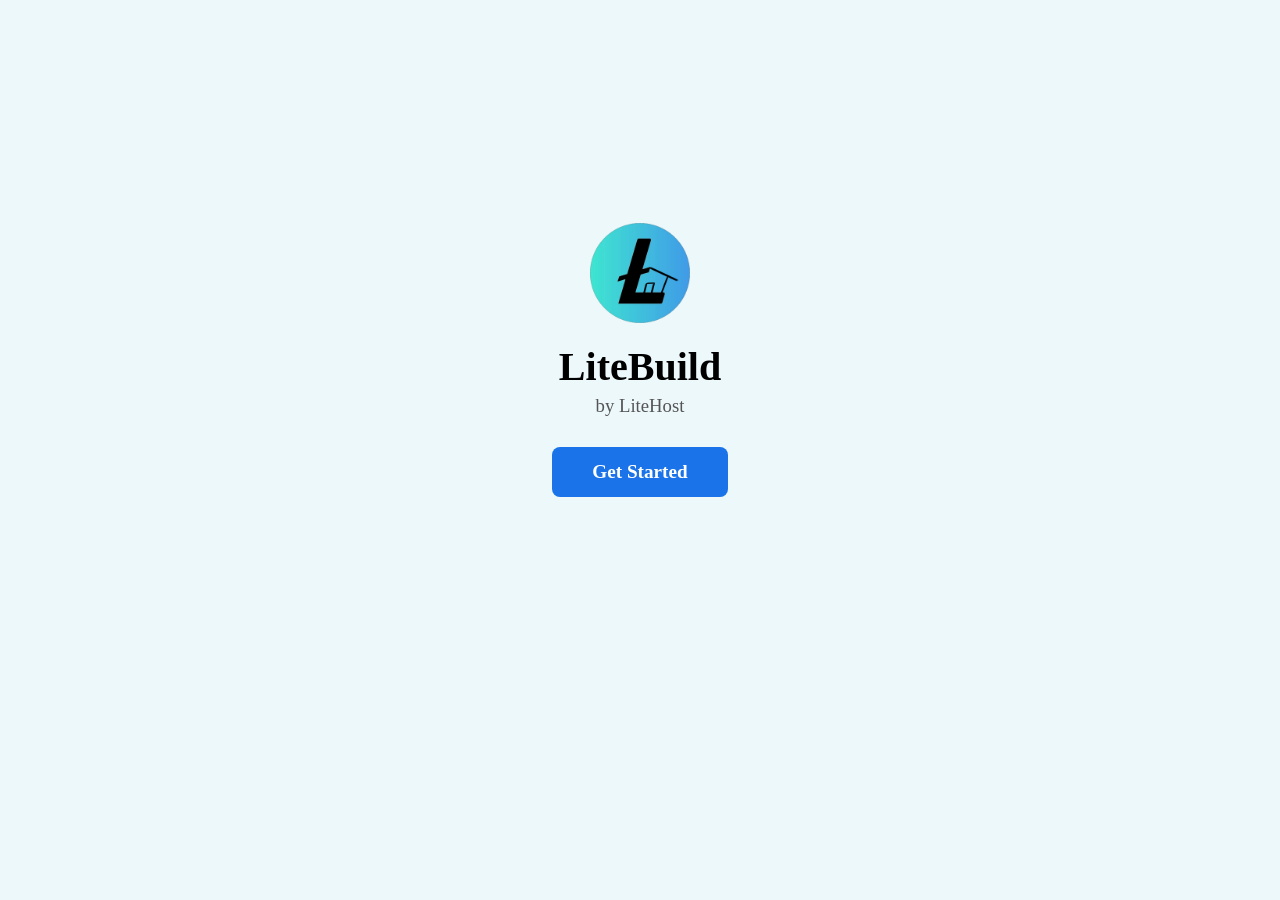
<file: homepage.html>
<!DOCTYPE html>
<html lang="en">
    <head>
        <meta charset="UTF-8">
        <meta name="viewport" content="width=device-width, initial-scale=1">
        <title>LiteBuild</title>
        <link rel="stylesheet" href="header.css">

        <style>
            body {
                background-color: #ecf8fa;
                margin: 0;}
            .start {
                display: flex;
                flex-direction: column;
                align-items: center;
                justify-content: center;
                min-height: 80vh;
                text-align: center;
            }
            .start img {
                max-width: 200px;
                margin-bottom: 20px;}
            .start h1 {
                margin: 0 0 5px;
                font-size: 2.5rem;}
            .start h3 {
                margin: 0 0 30px;
                font-weight: normal;
                color: #555;}
            .btn {
                display: inline-block;
                padding: 14px 40px;
                background-color: #1a73e8;
                color: #fff;
                text-decoration: none;
                font-size: 1.2rem;
                font-weight: bold;
                border-radius: 8px;
                transition: background-color 0.2s;}
            .btn:hover {
                background-color: #155ab6;}
        </style>
        
    </head>

    <body>
        <div class="start">
            <img src="logo.png" alt="LiteBuild Logo">
            <h1>LiteBuild</h1>
            <h3>by LiteHost</h3>
            <a href="index.html" class="btn">Get Started</a>
        </div>
    </body>
</html>
</file>
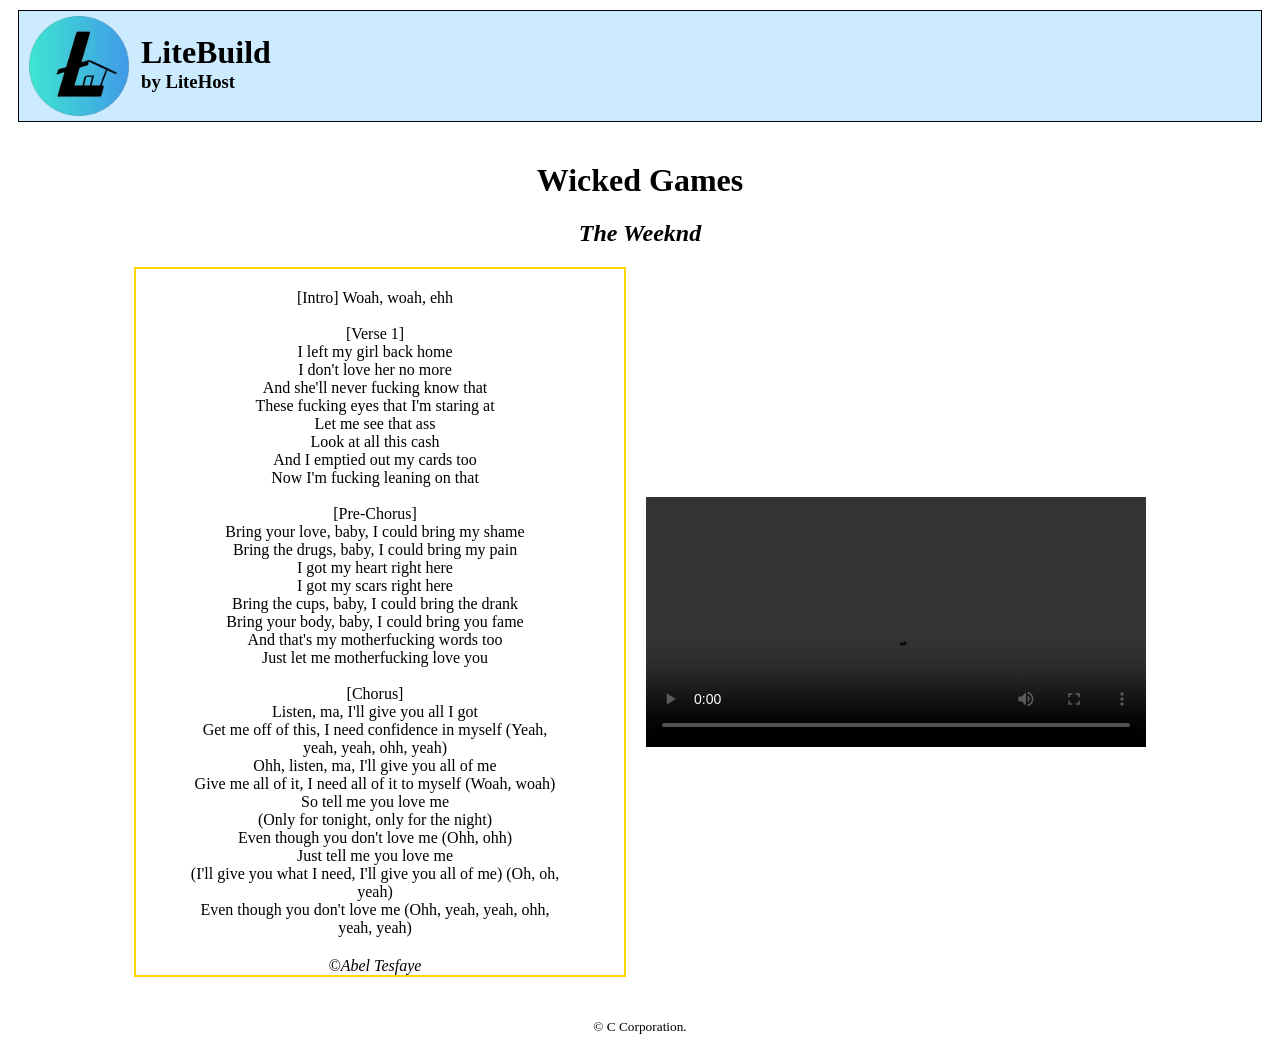
<file: quote.html>
<!DOCTYPE html>
<html lang="en">
    <head>
        <meta charset="UTF-8">
        <meta name="viewport" content="width=device-width, initial-scale=1.0">
        <title>Famous Quotes</title>
        <link rel="stylesheet" href="header.css">
        <style>
            main {margin: 40px auto;width: 80%;align-items: center;justify-content: center;text-align: center;}
            aside {
                display: flex; 
                gap: 20px; 
                align-items: center; 
                justify-content: center; 
                width: 100%;
                height: auto; 
                margin: 20px auto; 
                flex-wrap: wrap;}
            article {
                flex: 1; 
                min-width: 300px; 
                max-width: 560px;
                height: auto;
                border: 2px solid Gold; 
                padding-right: 10px; 
                text-align: center;}
            iframe {flex: 1; 
                min-width: 300px; 
                max-width: 560px; height: 315px; border: none;}
            p {margin: 20px auto; width: 80%;}
            footer {margin-top: 20px;text-align: center;}
            
            video {
                width: 100%;
                max-width: 500px; 
                height: auto;}
        </style>
    </head>

    <body>
        <header>
            <div> 
                <a href="homepage.html">
                    <img id="logo" src="logo.png" alt="Logo" >
                </a>
                <div class="header-text">  
                    <h1>LiteBuild</h1>
                    <h3 id="subtitle">by LiteHost</h3>
                </div>
            </div>
        </header>
        
        <main>
            <h1>Wicked Games</h1>
            <h2><i>The Weeknd</i></h2>

            <aside>
                <article>
                <p>[Intro]
Woah, woah, ehh<br><br>

[Verse 1] <br>
I left my girl back home <br> 
I don't love her no more <br>
And she'll never fucking know that <br>
These fucking eyes that I'm staring at <br>
Let me see that ass <br>
Look at all this cash <br>
And I emptied out my cards too <br>
Now I'm fucking leaning on that <br> <br>

[Pre-Chorus] <br>
Bring your love, baby, I could bring my shame <br>
Bring the drugs, baby, I could bring my pain <br>
I got my heart right here <br>
I got my scars right here <br>
Bring the cups, baby, I could bring the drank <br>
Bring your body, baby, I could bring you fame <br>
And that's my motherfucking words too <br>
Just let me motherfucking love you <br> <br>

[Chorus] <br>
Listen, ma, I'll give you all I got <br>
Get me off of this, I need confidence in myself (Yeah, yeah, yeah, ohh, yeah) <br>
Ohh, listen, ma, I'll give you all of me <br>
Give me all of it, I need all of it to myself (Woah, woah) <br>
So tell me you love me <br>
(Only for tonight, only for the night) <br>
Even though you don't love me (Ohh, ohh) <br>
Just tell me you love me <br>
(I'll give you what I need, I'll give you all of me) (Oh, oh, yeah) <br>
Even though you don't love me (Ohh, yeah, yeah, ohh, yeah, yeah) <br>

</p> 

<cite>&copy;Abel Tesfaye</cite>      

                </article>

                <video controls>
                    <source src="vid.webm" type="video/webm"> Your browser does not support the video tag.
                </video>
            </aside>  

            
        </main>

        <footer>
            <small>&copy; C Corporation.</small>
        </footer>
    </body>
</html>
</file>
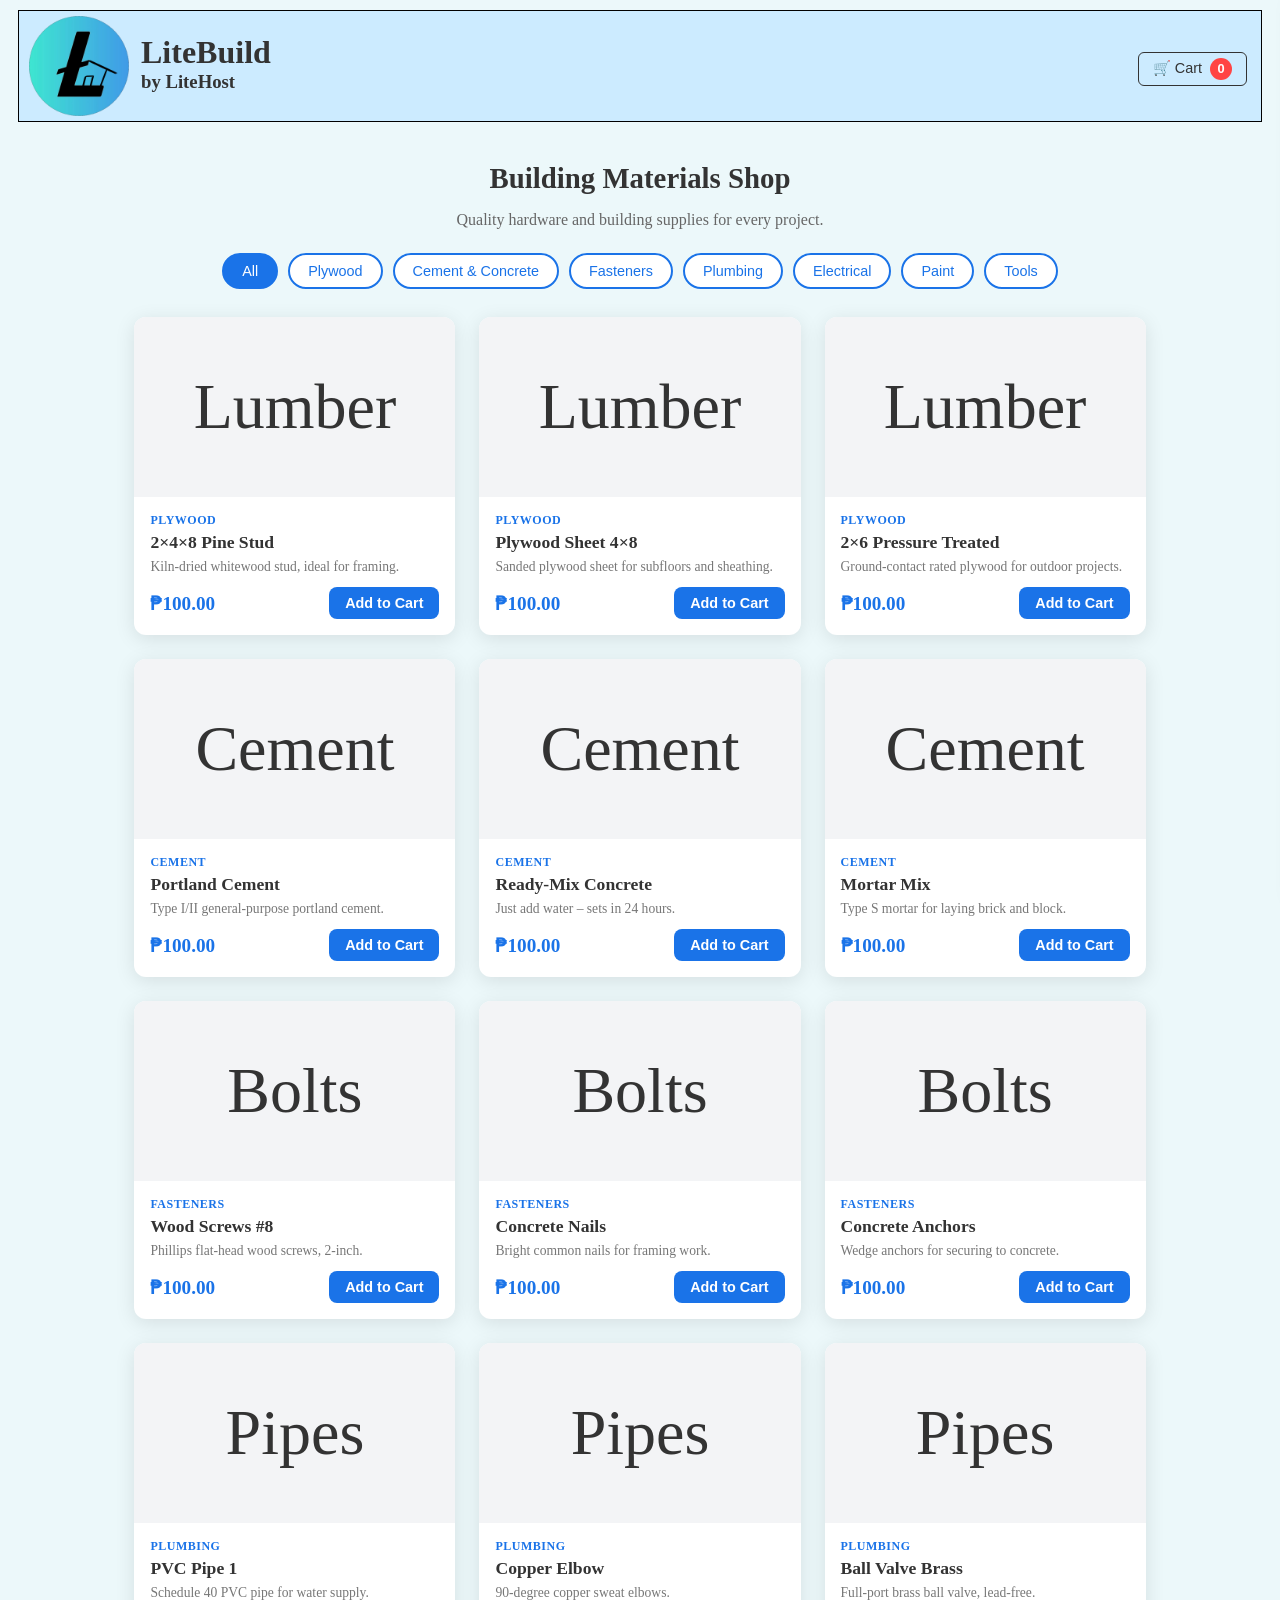
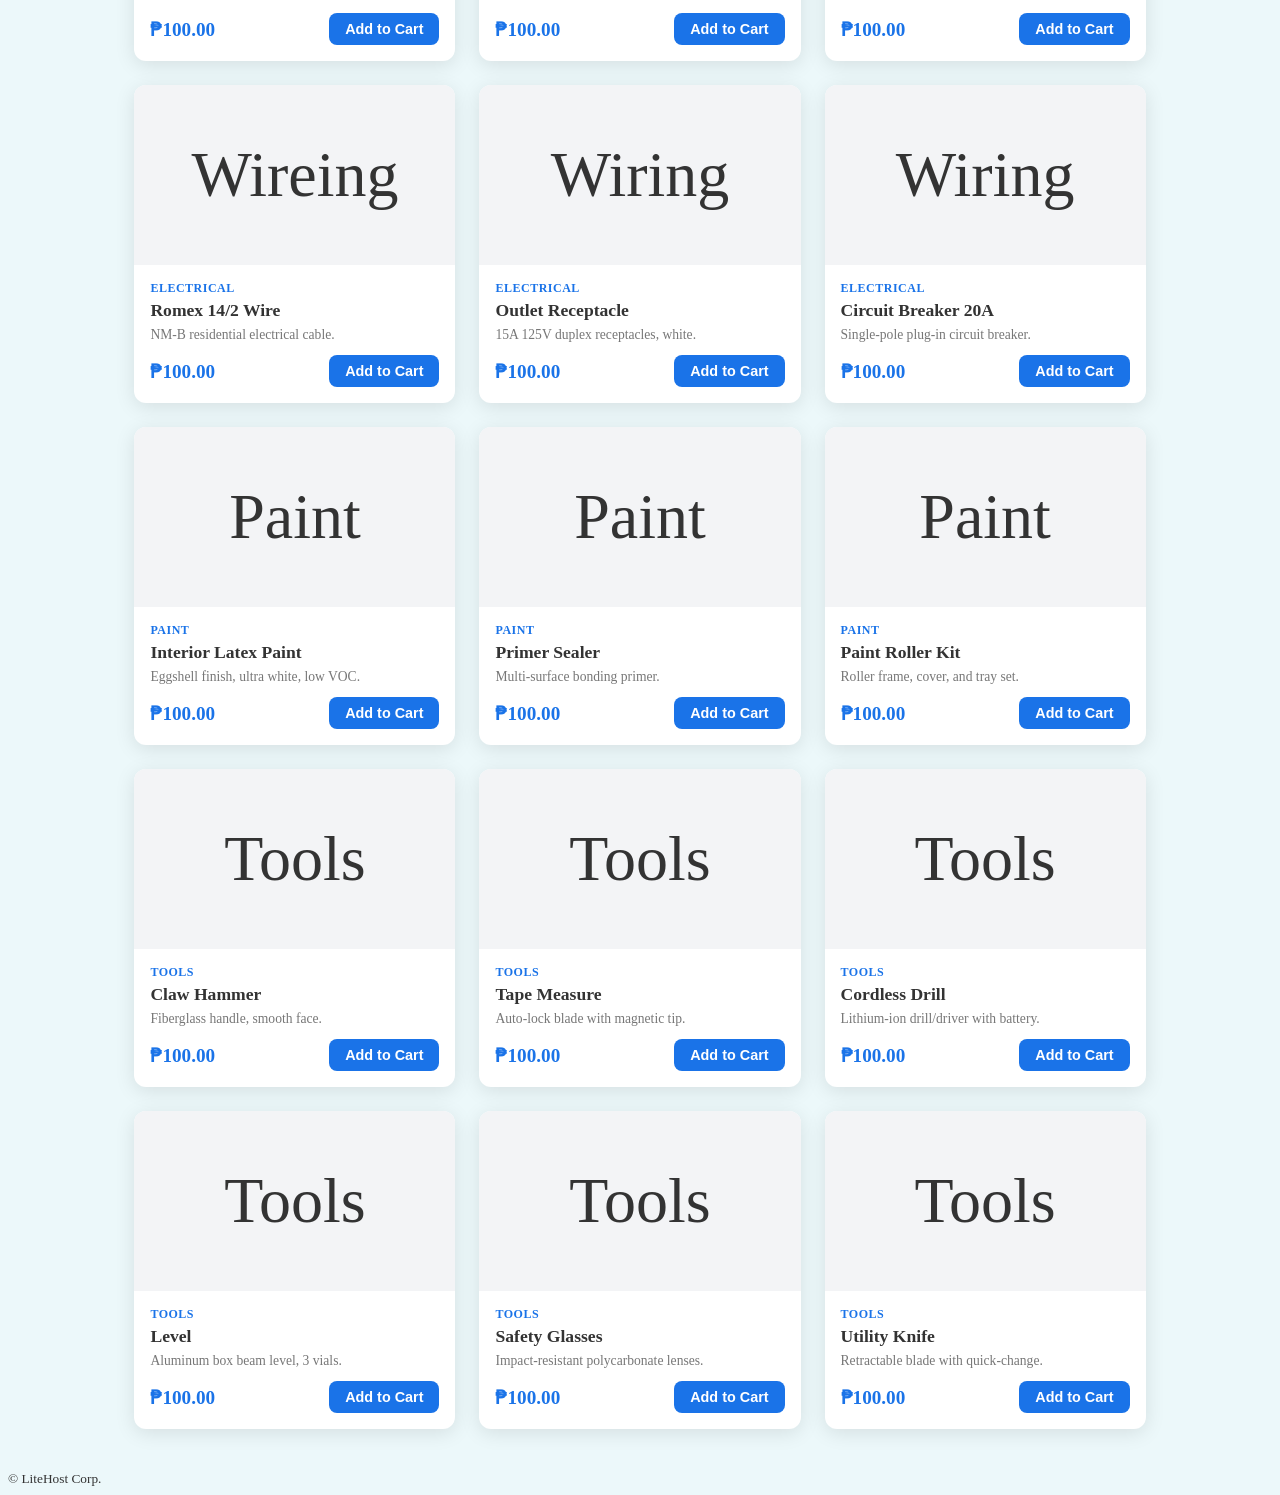
<file: shop.html>
<!DOCTYPE html>
<html lang="en">
<head>
    <meta charset="UTF-8">
    <meta name="viewport" content="width=device-width, initial-scale=1.0">
    <title>LiteBuild - Shop</title>
    <link rel="stylesheet" href="header.css">
    <style>
        body {
            background-color: #ecf8fa;
            color: #333;
        }

        /* ===== HEADER EXTRAS ===== */
        header {
            flex-direction: row;
            justify-content: space-between;
            align-items: center;
            padding-right: 14px;
        }

        .cart-btn {
            background: none;
            border: 1px solid #333;
            color: #333;
            padding: 5px 14px;
            border-radius: 6px;
            font-size: 0.9rem;
            cursor: pointer;
            display: flex;
            align-items: center;
            gap: 8px;
            transition: background-color 0.2s;
        }

        .cart-btn:hover {
            background-color: rgba(0,0,0,0.08);
        }

        .cart-count {
            background-color: #ff4444;
            color: #fff;
            border-radius: 50%;
            width: 22px;
            height: 22px;
            display: inline-flex;
            align-items: center;
            justify-content: center;
            font-size: 0.8rem;
            font-weight: bold;
        }

        /* ===== MAIN CONTENT ===== */
        main {
            margin: 40px auto;
            width: 80%;
            text-align: center;
        }

        main h2 {
            font-size: 1.8rem;
            margin-bottom: 8px;
        }

        main > p {
            color: #666;
            margin-bottom: 24px;
        }

        /* ===== CATEGORY FILTER ===== */
        .filters {
            display: flex;
            gap: 10px;
            flex-wrap: wrap;
            margin-bottom: 28px;
            justify-content: center;
        }

        .filter-btn {
            padding: 8px 18px;
            border: 2px solid #1a73e8;
            border-radius: 20px;
            background: #fff;
            color: #1a73e8;
            font-size: 0.9rem;
            cursor: pointer;
            transition: all 0.2s;
        }

        .filter-btn:hover,
        .filter-btn.active {
            background-color: #1a73e8;
            color: #fff;
        }

        /* ===== PRODUCT GRID ===== */
        .product-grid {
            display: grid;
            grid-template-columns: repeat(auto-fill, minmax(250px, 1fr));
            gap: 24px;
            text-align: left;
        }

        .product-card {
            background: #fff;
            border-radius: 12px;
            overflow: hidden;
            box-shadow: 0 4px 20px rgba(0, 0, 0, 0.1);
            transition: transform 0.2s, box-shadow 0.2s;
            display: flex;
            flex-direction: column;
        }

        .product-card:hover {
            transform: translateY(-4px);
            box-shadow: 0 6px 20px rgba(0,0,0,0.15);
        }

        .product-img {
            width: 100%;
            height: 180px;
            display: flex;
            align-items: center;
            justify-content: center;
            font-size: 4rem;
            background: #f3f4f6;
        }

        .product-info {
            padding: 16px;
            flex: 1;
            display: flex;
            flex-direction: column;
        }

        .product-category {
            font-size: 0.75rem;
            text-transform: uppercase;
            color: #1a73e8;
            font-weight: 600;
            letter-spacing: 0.5px;
            margin-bottom: 4px;
        }

        .product-name {
            font-size: 1.1rem;
            font-weight: 600;
            margin-bottom: 6px;
        }

        .product-desc {
            font-size: 0.85rem;
            color: #777;
            margin-bottom: 12px;
            flex: 1;
        }

        .product-bottom {
            display: flex;
            justify-content: space-between;
            align-items: center;
        }

        .product-price {
            font-size: 1.2rem;
            font-weight: 700;
            color: #1a73e8;
        }

        .add-to-cart {
            padding: 8px 16px;
            background-color: #1a73e8;
            color: #fff;
            border: none;
            border-radius: 8px;
            font-size: 0.9rem;
            font-weight: bold;
            cursor: pointer;
            transition: background-color 0.2s;
        }

        .add-to-cart:hover {
            background-color: #155ab6;
        }

        .add-to-cart.added {
            background-color: #34a853;
        }

        /* ===== CART SIDEBAR ===== */
        .cart-overlay {
            position: fixed;
            top: 0;
            left: 0;
            width: 100%;
            height: 100%;
            background: rgba(0,0,0,0.4);
            z-index: 200;
            opacity: 0;
            visibility: hidden;
            transition: opacity 0.3s, visibility 0.3s;
        }

        .cart-overlay.open {
            opacity: 1;
            visibility: visible;
        }

        .cart-sidebar {
            position: fixed;
            top: 0;
            right: -420px;
            width: 400px;
            max-width: 90vw;
            height: 100%;
            background: #fff;
            z-index: 300;
            transition: right 0.3s ease;
            display: flex;
            flex-direction: column;
            box-shadow: -4px 0 20px rgba(0,0,0,0.15);
        }

        .cart-sidebar.open {
            right: 0;
        }

        .cart-header {
            display: flex;
            justify-content: space-between;
            align-items: center;
            padding: 20px;
            border-bottom: 1px solid #eee;
            background-color: rgb(204, 235, 255);
        }

        .cart-header h2 {
            font-size: 1.3rem;
            margin: 0;
        }

        .cart-close {
            background: none;
            border: none;
            font-size: 1.6rem;
            cursor: pointer;
            color: #666;
            padding: 4px 8px;
        }

        .cart-close:hover {
            color: #333;
        }

        .cart-items {
            flex: 1;
            overflow-y: auto;
            padding: 16px 20px;
        }

        .cart-empty {
            text-align: center;
            color: #999;
            margin-top: 60px;
            font-size: 1.1rem;
        }

        .cart-empty span {
            font-size: 3rem;
            display: block;
            margin-bottom: 12px;
        }

        .cart-item {
            display: flex;
            gap: 14px;
            padding: 14px 0;
            border-bottom: 1px solid #f0f0f0;
            align-items: center;
        }

        .cart-item-icon {
            font-size: 2rem;
            width: 50px;
            height: 50px;
            background: #f3f4f6;
            border-radius: 8px;
            display: flex;
            align-items: center;
            justify-content: center;
            flex-shrink: 0;
        }

        .cart-item-details {
            flex: 1;
        }

        .cart-item-name {
            font-weight: 600;
            font-size: 0.95rem;
            margin-bottom: 4px;
        }

        .cart-item-price {
            color: #1a73e8;
            font-weight: 600;
            font-size: 0.9rem;
        }

        .cart-item-controls {
            display: flex;
            align-items: center;
            gap: 8px;
        }

        .qty-btn {
            width: 28px;
            height: 28px;
            border: 1px solid #ddd;
            border-radius: 6px;
            background: #fff;
            font-size: 1rem;
            cursor: pointer;
            display: flex;
            align-items: center;
            justify-content: center;
        }

        .qty-btn:hover {
            background: #f0f0f0;
        }

        .cart-item-qty {
            font-weight: 600;
            min-width: 20px;
            text-align: center;
        }

        .remove-btn {
            background: none;
            border: none;
            color: #ff4444;
            cursor: pointer;
            font-size: 1.2rem;
            padding: 4px;
        }

        .remove-btn:hover {
            color: #cc0000;
        }

        /* ===== CART FOOTER ===== */
        .cart-footer {
            padding: 20px;
            border-top: 2px solid #eee;
        }

        .cart-total {
            display: flex;
            justify-content: space-between;
            font-size: 1.2rem;
            font-weight: 700;
            margin-bottom: 16px;
        }

        .checkout-btn {
            width: 100%;
            padding: 12px;
            background-color: #1a73e8;
            color: #fff;
            border: none;
            border-radius: 8px;
            font-size: 1.1rem;
            font-weight: bold;
            cursor: pointer;
            transition: background-color 0.2s;
        }

        .checkout-btn:hover {
            background-color: #155ab6;
        }

        .checkout-btn:disabled {
            background-color: #ccc;
            cursor: not-allowed;
        }

        /* ===== TOAST NOTIFICATION ===== */
        .toast {
            position: fixed;
            bottom: 30px;
            left: 50%;
            transform: translateX(-50%) translateY(80px);
            background: #333;
            color: #fff;
            padding: 12px 24px;
            border-radius: 8px;
            font-size: 0.95rem;
            z-index: 999;
            opacity: 0;
            transition: transform 0.3s, opacity 0.3s;
            pointer-events: none;
        }

        .toast.show {
            transform: translateX(-50%) translateY(0);
            opacity: 1;
        }
    </style>
</head>
<body>

    <!-- HEADER (matches quote.html structure) -->
    <header>
        <div> 
            <a href="index.html">
                <img id="logo" src="logo.png" alt="Logo" >
            </a>
            <div class="header-text">  
                <h1>LiteBuild</h1>
                <h3 id="subtitle">by LiteHost</h3>
            </div>
        </div>
        <button class="cart-btn" onclick="toggleCart()">
            🛒 Cart <span class="cart-count" id="cartCount">0</span>
        </button>
    </header>

    <!-- MAIN CONTENT -->
    <main>
        <h2>Building Materials Shop</h2>
        <p>Quality hardware and building supplies for every project.</p>

        <!-- Category Filters -->
        <div class="filters">
            <button class="filter-btn active" onclick="filterProducts('all', this)">All</button>
            <button class="filter-btn" onclick="filterProducts('plywood', this)">Plywood</button>
            <button class="filter-btn" onclick="filterProducts('cement', this)">Cement &amp; Concrete</button>
            <button class="filter-btn" onclick="filterProducts('fasteners', this)">Fasteners</button>
            <button class="filter-btn" onclick="filterProducts('plumbing', this)">Plumbing</button>
            <button class="filter-btn" onclick="filterProducts('electrical', this)">Electrical</button>
            <button class="filter-btn" onclick="filterProducts('paint', this)">Paint</button>
            <button class="filter-btn" onclick="filterProducts('tools', this)">Tools</button>
        </div>

        <!-- Product Grid -->
        <div class="product-grid" id="productGrid">
            <!-- Products are rendered by JavaScript -->
        </div>
    </main>

    <footer>
        <small>&copy; LiteHost Corp.</small>
    </footer>

    <!-- CART OVERLAY -->
    <div class="cart-overlay" id="cartOverlay" onclick="toggleCart()"></div>

    <!-- CART SIDEBAR -->
    <div class="cart-sidebar" id="cartSidebar">
        <div class="cart-header">
            <h2>Your Cart</h2>
            <button class="cart-close" onclick="toggleCart()">&times;</button>
        </div>
        <div class="cart-items" id="cartItems">
            <div class="cart-empty">
                <span>🛒</span>
                Your cart is empty
            </div>
        </div>
        <div class="cart-footer">
            <div class="cart-total">
                <span>Total:</span>
                <span id="cartTotal">₱0.00</span>
            </div>
            <button class="checkout-btn" id="checkoutBtn" disabled onclick="checkout()">Checkout</button>
        </div>
    </div>

    <!-- TOAST -->
    <div class="toast" id="toast"></div>

    <script>
        // ===== PRODUCT DATA =====
        const products = [
            // Plywood
            { id: 1,  name: "2×4×8 Pine Stud ",       category: "plywood",     price: 100,   icon: "Lumber", desc: "Kiln-dried whitewood stud, ideal for framing." },
            { id: 2,  name: "Plywood Sheet 4×8",   category: "plywood",     price: 100,  icon: "Lumber", desc: "Sanded plywood sheet for subfloors and sheathing." },
            { id: 3,  name: "2×6 Pressure Treated", category: "plywood",     price: 100,   icon: "Lumber", desc: "Ground-contact rated plywood for outdoor projects." },

            // Cement & Concrete
            { id: 4,  name: "Portland Cement",     category: "cement",     price: 100,  icon: "Cement", desc: "Type I/II general-purpose portland cement." },
            { id: 5,  name: "Ready-Mix Concrete",  category: "cement",     price: 100,   icon: "Cement", desc: "Just add water – sets in 24 hours." },
            { id: 6,  name: "Mortar Mix",          category: "cement",     price: 100,   icon: "Cement", desc: "Type S mortar for laying brick and block." },

            // Fasteners
            { id: 7,  name: "Wood Screws #8",   category: "fasteners",  price: 100,   icon: "Bolts", desc: "Phillips flat-head wood screws, 2-inch." },
            { id: 8,  name: "Concrete Nails",   category: "fasteners",  price: 100,  icon: "Bolts", desc: "Bright common nails for framing work." },
            { id: 9,  name: "Concrete Anchors",    category: "fasteners",  price: 100,   icon: "Bolts", desc: "Wedge anchors for securing to concrete." },

            // Plumbing
            { id: 10, name: "PVC Pipe 1",        category: "plumbing",   price: 100,   icon: "Pipes", desc: "Schedule 40 PVC pipe for water supply." },
            { id: 11, name: "Copper Elbow   ",    category: "plumbing",   price: 100,  icon: "Pipes", desc: "90-degree copper sweat elbows." },
            { id: 12, name: "Ball Valve Brass",       category: "plumbing",   price: 100,  icon: "Pipes", desc: "Full-port brass ball valve, lead-free." },

            // Electrical
            { id: 13, name: "Romex 14/2 Wire",     category: "electrical", price: 100,  icon: "Wireing", desc: "NM-B residential electrical cable." },
            { id: 14, name: "Outlet Receptacle",    category: "electrical", price: 100,   icon: "Wiring", desc: "15A 125V duplex receptacles, white." },
            { id: 15, name: "Circuit Breaker 20A",         category: "electrical", price: 100,   icon: "Wiring", desc: "Single-pole plug-in circuit breaker." },

            // Paint
            { id: 16, name: "Interior Latex Paint", category: "paint",     price: 100,  icon: "Paint", desc: "Eggshell finish, ultra white, low VOC." },
            { id: 17, name: "Primer Sealer",        category: "paint",     price: 100,  icon: "Paint", desc: "Multi-surface bonding primer." },
            { id: 18, name: "Paint Roller Kit",      category: "paint",     price: 100,  icon: "Paint", desc: "Roller frame, cover, and tray set." },

            // Tools
            { id: 19, name: "Claw Hammer",            category: "tools",     price: 100,  icon: "Tools", desc: "Fiberglass handle, smooth face." },
            { id: 20, name: "Tape Measure",           category: "tools",     price: 100,   icon: "Tools", desc: "Auto-lock blade with magnetic tip." },
            { id: 21, name: "Cordless Drill",          category: "tools",     price: 100,  icon: "Tools", desc: "Lithium-ion drill/driver with battery." },
            { id: 22, name: "Level",                  category: "tools",     price: 100,  icon: "Tools", desc: "Aluminum box beam level, 3 vials." },
            { id: 23, name: "Safety Glasses",        category: "tools",     price: 100,   icon: "Tools", desc: "Impact-resistant polycarbonate lenses." },
            { id: 24, name: "Utility Knife",               category: "tools",     price: 100,   icon: "Tools", desc: "Retractable blade with quick-change." },
        ];

        // ===== CART STATE =====
        let cart = [];

        // ===== RENDER PRODUCTS =====
        function renderProducts(filter = "all") {
            const grid = document.getElementById("productGrid");
            const filtered = filter === "all" ? products : products.filter(p => p.category === filter);

            grid.innerHTML = filtered.map(product => `
                <div class="product-card" data-category="${product.category}">
                    <div class="product-img">${product.icon}</div>
                    <div class="product-info">
                        <div class="product-category">${product.category}</div>
                        <div class="product-name">${product.name}</div>
                        <div class="product-desc">${product.desc}</div>
                        <div class="product-bottom">
                            <span class="product-price">₱${product.price.toFixed(2)}</span>
                            <button class="add-to-cart" id="addBtn-${product.id}" onclick="addToCart(${product.id})">Add to Cart</button>
                        </div>
                    </div>
                </div>
            `).join("");
        }

        // ===== FILTER =====
        function filterProducts(category, btn) {
            document.querySelectorAll(".filter-btn").forEach(b => b.classList.remove("active"));
            btn.classList.add("active");
            renderProducts(category);
        }

        // ===== ADD TO CART =====
        function addToCart(productId) {
            const product = products.find(p => p.id === productId);
            const existing = cart.find(item => item.id === productId);

            if (existing) {
                existing.qty += 1;
            } else {
                cart.push({ ...product, qty: 1 });
            }

            // Button feedback
            const btn = document.getElementById(`addBtn-${productId}`);
            if (btn) {
                btn.textContent = "✓ Added";
                btn.classList.add("added");
                setTimeout(() => {
                    btn.textContent = "Add to Cart";
                    btn.classList.remove("added");
                }, 1000);
            }

            showToast(`${product.name} added to cart`);
            updateCart();
        }

        // ===== UPDATE CART UI =====
        function updateCart() {
            const cartItemsEl = document.getElementById("cartItems");
            const cartCountEl = document.getElementById("cartCount");
            const cartTotalEl = document.getElementById("cartTotal");
            const checkoutBtn = document.getElementById("checkoutBtn");

            const totalItems = cart.reduce((sum, item) => sum + item.qty, 0);
            const totalPrice = cart.reduce((sum, item) => sum + item.price * item.qty, 0);

            cartCountEl.textContent = totalItems;
            cartTotalEl.textContent = `₱${totalPrice.toFixed(2)}`;
            checkoutBtn.disabled = cart.length === 0;

            if (cart.length === 0) {
                cartItemsEl.innerHTML = `
                    <div class="cart-empty">
                        <span>🛒</span>
                        Your cart is empty
                    </div>`;
                return;
            }

            cartItemsEl.innerHTML = cart.map(item => `
                <div class="cart-item">
                    <div class="cart-item-icon">${item.icon}</div>
                    <div class="cart-item-details">
                        <div class="cart-item-name">${item.name}</div>
                        <div class="cart-item-price">₱${(item.price * item.qty).toFixed(2)}</div>
                    </div>
                    <div class="cart-item-controls">
                        <button class="qty-btn" onclick="changeQty(${item.id}, -1)">−</button>
                        <span class="cart-item-qty">${item.qty}</span>
                        <button class="qty-btn" onclick="changeQty(${item.id}, 1)">+</button>
                        <button class="remove-btn" onclick="removeFromCart(${item.id})">🗑</button>
                    </div>
                </div>
            `).join("");
        }

        // ===== CHANGE QUANTITY =====
        function changeQty(productId, delta) {
            const item = cart.find(i => i.id === productId);
            if (!item) return;

            item.qty += delta;
            if (item.qty <= 0) {
                removeFromCart(productId);
                return;
            }
            updateCart();
        }

        // ===== REMOVE FROM CART =====
        function removeFromCart(productId) {
            const item = cart.find(i => i.id === productId);
            cart = cart.filter(i => i.id !== productId);
            if (item) showToast(`${item.name} removed`);
            updateCart();
        }

        // ===== TOGGLE CART SIDEBAR =====
        function toggleCart() {
            document.getElementById("cartSidebar").classList.toggle("open");
            document.getElementById("cartOverlay").classList.toggle("open");
        }

        // ===== CHECKOUT =====
        function checkout() {
            const totalItems = cart.reduce((sum, item) => sum + item.qty, 0);
            const totalPrice = cart.reduce((sum, item) => sum + item.price * item.qty, 0);
            alert(`Order placed!\n\n${totalItems} item(s) — Total: ₱${totalPrice.toFixed(2)}\n\nThank you for shopping at LiteBuild!`);
            cart = [];
            updateCart();
            toggleCart();
        }

        // ===== TOAST =====
        function showToast(message) {
            const toast = document.getElementById("toast");
            toast.textContent = message;
            toast.classList.add("show");
            setTimeout(() => toast.classList.remove("show"), 2000);
        }

        // ===== INIT =====
        renderProducts();
    </script>

</body>
</html>
</file>
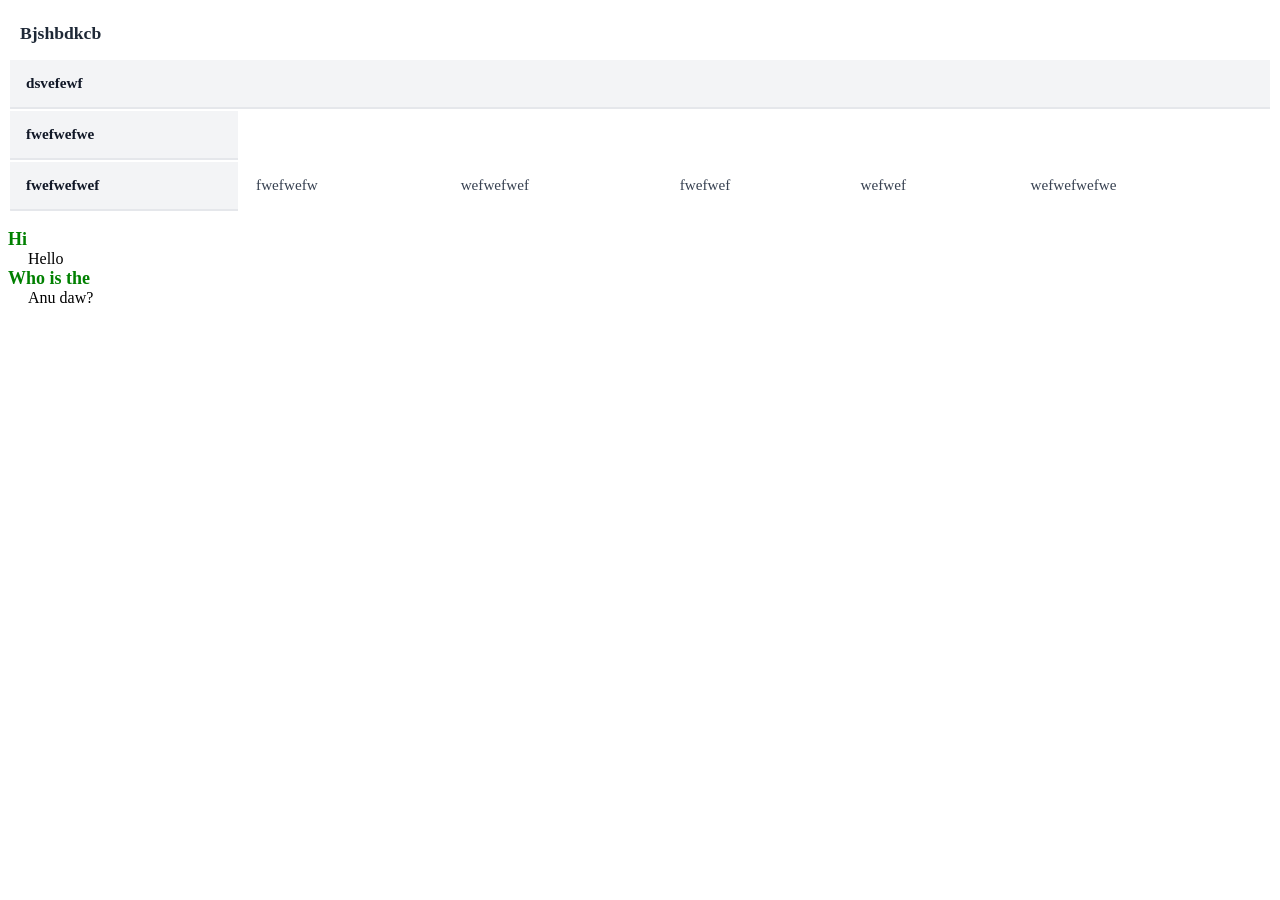
<file: table.html>
<!DOCTYPE html>
<html lang="en">
<head>
    <meta charset="UTF-8">
    <meta name="viewport" content="width=device-width, initial-scale=1.0">
    <title>Document</title>

    <style>
        dl{
            border:20px}
        dt{
            color:Green;
            font-size: 1.125rem;
            font-weight: 600}
        df{
            margin:20px}
        table {
            width: 100%;
            border: 20px;
            font-size: 0.95rem;
            line-height: 1.5;
            background-color: #ffffff;
            border-color: antiquewhite;
            border-radius: 8px;
            overflow: hidden;}
        caption {
            font-size: 1.1rem;
            font-weight: 700;
            text-align: left;
            padding: 0.75rem;
            color: #1f2937;}
        th {
            background-color: #f3f4f6;
            color: #111827;
            font-weight: 600;
            text-align: left;
            padding: 0.75rem 1rem;
            border-bottom: 2px solid #e5e7eb;}
        tr {
            border-bottom: 1px solid #e5e7eb;
            transition: background-color 0.15s ease;}
        td {
            padding: 0.75rem 1rem;
            color: #374151;


            
            vertical-align: top;}

    </style>
</head>
<body>
    <table>
    <caption>Bjshbdkcb</caption>

    <colgroup class="sidebar"><col></colgroup>
    <colgroup class="info"><col class="stripe"><col><col class="stripe"></colgroup>
    <colgroup class="info"><col><col class="stripe"></colgroup>

    <thead>
        <tr>
            <th colspan="6">dsvefewf</th>
        </tr>
    </thead>

    <tbody>
        <tr>
            <th scope="row">fwefwefwe</th>
            <td colspan="5">
            </td>
        </tr>

        <tr>
            <th scope="row">fwefwefwef</th>
            <td>fwefwefw</td>
            <td>wefwefwef</td>
            <td>fwefwef</td>
            <td>wefwef</td>
            <td>wefwefwefwe</td>
        </tr>
    </tbody>
</table>

    <dl>
        <dt>Hi</dt>
        <df>Hello</df>
        <dt>Who is the</dt>
        <df>Anu daw?</df>
    </dl>
    
</body>
</html>
</file>
<file: 3style.css>
/* LiteBuild Stylesheet */

/* ===== 1. BASE ===== */
* {
  box-sizing: border-box;
}

body {
  margin: 0;
  min-width: 100%;
  min-height: 100vh;
  background: #f7f8f5;
  color: #17231b;
  font-family: 'DM Sans', Arial, sans-serif;
  -webkit-font-smoothing: antialiased;
}

.wrap {
  max-width: 1180px;
  margin: auto;
  padding: 0 34px;
  width: 100%;
}

/* ===== 2. HEADER (Includes all header CSS) ===== */
header,
.site-header {
  position: relative;
  overflow: hidden;
  background: #111a24;
}

#subtitle {
  margin-top: 0;
}

#logo {
  max-width: 48px;
  max-height: 48px;
  object-fit: contain;
}

.header-banner {
  position: absolute;
  inset: 0;
  width: 100%;
  height: 100%;
  z-index: 0;
  overflow: hidden;
  pointer-events: none;
}

.header-banner img,
.header-banner .banner-img {
  width: 100%;
  height: 100%;
  object-fit: cover;
  object-position: center;
  display: block;
}

.site-header .topbar {
  position: relative;
  z-index: 1;
}

.topbar {
  height: 88px;
  display: flex;
  align-items: center;
  justify-content: space-between;
  gap: 20px;
}

.brand {
  display: inline-flex;
  align-items: center;
  gap: 12px;
  text-decoration: none;
  color: inherit;
  transition: opacity .2s;
}

.brand:hover {
  opacity: .9;
}

.brand img {
  width: 48px;
  height: 48px;
  object-fit: contain;
  border-radius: 13px;
  display: block;
}

.brand strong {
  display: block;
  font: 800 19px Manrope, sans-serif;
  letter-spacing: -.7px;
}

.brand small {
  display: block;
  margin-top: 1px;
  color: #7a857b;
  font-size: 11px;
}

.site-header .brand {
  color: #ffffff;
}

.site-header .brand strong {
  color: #ffffff;
}

.site-header .brand small {
  color: #b5c7d8;
}

.topbar-nav {
  display: flex;
  align-items: center;
}

.topbar-nav ul {
  display: flex;
  align-items: center;
  gap: 22px;
  margin: 0;
  padding: 0;
  list-style: none;
}

.topbar-nav li {
  margin: 0;
  padding: 0;
  list-style: none;
  display: inline-flex;
  align-items: center;
}

.nav-link {
  display: inline-flex;
  align-items: center;
  gap: 5px;
  color: #226b91;
  text-decoration: none;
  font-size: 14px;
  font-weight: 700;
  transition: color .2s, transform .2s;
  cursor: pointer;
}

.nav-link:hover {
  color: #154e71;
  transform: translateY(-1px);
}

.nav-link.active {
  color: #173b52;
  border-bottom: 2px solid #226b91;
  padding-bottom: 2px;
}

.site-header .nav-link {
  color: #cbe3f7;
}

.site-header .nav-link:hover {
  color: #ffffff;
}

.site-header .nav-link.active {
  color: #ffffff;
  border-bottom: 2px solid #5faedd;
}

.page-controls {
  display: flex;
  align-items: center;
  gap: 10px;
  margin-left: auto;
}

.language-select {
  height: 40px;
  width: 124px;
  padding: 0 10px;
  border: 1px solid #d8e0d6;
  border-radius: 11px;
  background: rgba(255, 255, 255, .9);
  color: #344537;
  font: 600 12px 'DM Sans', sans-serif;
  cursor: pointer;
  outline: none;
  transition: border-color .2s, box-shadow .2s;
}

.language-select:focus {
  border-color: #3f91b0;
  box-shadow: 0 0 0 3px rgba(34, 107, 145, .15);
}

.site-header .language-select {
  background: rgba(255, 255, 255, .15);
  border-color: rgba(255, 255, 255, .28);
  color: #ffffff;
  backdrop-filter: blur(8px);
}

.site-header .language-select option {
  background: #172430;
  color: #ffffff;
}

.theme-toggle {
  display: inline-flex;
  align-items: center;
  justify-content: center;
  gap: 8px;
  min-height: 40px;
  padding: 0 14px;
  border: 1px solid #d8e0d6;
  border-radius: 11px;
  background: rgba(255, 255, 255, .86);
  color: #344537;
  font: 600 12px 'DM Sans', sans-serif;
  cursor: pointer;
  transition: background .2s, border-color .2s, color .2s, transform .2s;
  white-space: nowrap;
}

.theme-toggle:hover {
  transform: translateY(-1px);
  border-color: #a8c1d2;
  background: #fff;
}

.site-header .theme-toggle {
  background: rgba(255, 255, 255, .15);
  border-color: rgba(255, 255, 255, .28);
  color: #ffffff;
  backdrop-filter: blur(8px);
}

.site-header .theme-toggle:hover {
  background: rgba(255, 255, 255, .25);
  border-color: rgba(255, 255, 255, .4);
  color: #ffffff;
}

.theme-icon {
  font-size: 15px;
  line-height: 1;
}

.cart-btn {
  display: inline-flex;
  align-items: center;
  gap: 8px;
  padding: 9px 15px;
  border: 1px solid rgba(255, 255, 255, .28);
  border-radius: 11px;
  background: rgba(255, 255, 255, .15);
  color: #ffffff;
  font: 600 13px 'DM Sans', sans-serif;
  cursor: pointer;
  backdrop-filter: blur(8px);
  transition: all .2s;
}

.cart-btn:hover {
  background: rgba(255, 255, 255, .25);
  border-color: rgba(255, 255, 255, .4);
  transform: translateY(-1px);
}

.cart-count {
  display: inline-flex;
  align-items: center;
  justify-content: center;
  width: 22px;
  height: 22px;
  border-radius: 50%;
  background: #256d98;
  color: #fff;
  font-size: 11px;
  font-weight: 700;
}

/* ===== 3. BUTTONS & SHARED UTILITIES ===== */
.btn {
  display: inline-flex;
  align-items: center;
  gap: 12px;
  padding: 15px 26px;
  border-radius: 12px;
  background: #226b91;
  color: #ffffff;
  text-decoration: none;
  font-size: 14px;
  font-weight: 700;
  box-shadow: 0 10px 24px rgba(34, 107, 145, .22);
  transition: transform .2s, background .2s, box-shadow .2s;
  cursor: pointer;
  border: none;
}

.btn:hover {
  transform: translateY(-2px);
  background: #184e71;
  box-shadow: 0 14px 28px rgba(34, 107, 145, .28);
}

.text-link {
  color: #236986;
  text-decoration: none;
  font-size: 14px;
  font-weight: 700;
  transition: color .2s, text-decoration .2s;
  cursor: pointer;
}

.text-link:hover {
  color: #154e71;
  text-decoration: underline;
}

.pill {
  display: inline-flex;
  align-items: center;
  gap: 8px;
  padding: 8px 14px;
  border: 1px solid #c8e4e2;
  border-radius: 99px;
  background: rgba(255, 255, 255, .7);
  color: #337887;
  text-transform: uppercase;
  font-size: 11px;
  letter-spacing: 1.4px;
  font-weight: 700;
}

.dot {
  width: 7px;
  height: 7px;
  border-radius: 50%;
  background: #3bb3b0;
}

/* ===== 4. HOMEPAGE COMPONENTS ===== */
.hero {
  position: relative;
  display: grid;
  grid-template-columns: 1.05fr .95fr;
  align-items: center;
  min-height: 600px;
  margin: 20px auto 58px;
  padding: 66px 7%;
  overflow: hidden;
  border-radius: 30px;
  background: linear-gradient(118deg, #e2f3ee 0%, #e4f2f7 48%, #e6effb 100%);
}

.hero:before {
  content: "";
  position: absolute;
  inset: 0;
  z-index: 1;
  background: linear-gradient(90deg, rgba(226, 243, 238, .36) 0%, rgba(228, 242, 247, .24) 48%, rgba(230, 239, 251, .16) 100%);
  pointer-events: none;
}

.hero-copy {
  position: relative;
  z-index: 2;
  text-shadow: 0 1px 7px rgba(247, 250, 248, .62);
}

.hero h1 {
  max-width: 590px;
  margin: 25px 0 20px;
  font: 700 clamp(48px, 6.4vw, 76px)/1.02 Manrope, sans-serif;
  letter-spacing: -3.5px;
  color: #172834;
}

.hero p {
  max-width: 440px;
  margin: 0;
  color: #556877;
  font-size: 16px;
  line-height: 1.75;
}

.actions {
  display: flex;
  align-items: center;
  gap: 22px;
  margin-top: 34px;
}

.hero-art {
  position: relative;
  z-index: 2;
  display: grid;
  place-items: center;
  min-height: 390px;
}

.hero-logo-frame {
  position: relative;
  display: grid;
  place-items: center;
  width: 320px;
  height: 320px;
  aspect-ratio: 1;
  border: 1px solid rgba(255, 255, 255, .9);
  border-radius: 50%;
  background: linear-gradient(145deg, rgba(255, 255, 255, .96), rgba(242, 250, 252, .9));
  box-shadow: 0 28px 76px rgba(31, 93, 132, .16), inset 0 0 0 10px rgba(255, 255, 255, .4);
  text-decoration: none;
  transition: transform .2s;
}

.hero-logo-frame:hover {
  transform: scale(1.02);
}

.hero-logo-frame:before {
  content: "";
  position: absolute;
  inset: -14px;
  border: 1px solid rgba(63, 145, 176, .2);
  border-radius: 50%;
}

.hero-logo-frame .orb {
  position: absolute;
  width: 250px;
  height: 250px;
  border-radius: 50%;
  background: linear-gradient(140deg, #d3efe9, #d8e8f8);
  opacity: .85;
  mix-blend-mode: multiply;
  pointer-events: none;
}

.hero-logo {
  position: relative;
  z-index: 1;
  width: 220px;
  height: 220px;
  object-fit: contain;
  filter: drop-shadow(0 16px 14px rgba(22, 68, 97, .14));
  mix-blend-mode: normal;
}

.art-tag {
  position: absolute;
  z-index: 2;
  padding: 12px 18px;
  border: 1px solid rgba(255, 255, 255, .92);
  border-radius: 14px;
  background: rgba(255, 255, 255, .88);
  box-shadow: 0 12px 28px rgba(36, 88, 114, .12);
  color: #315364;
  font-size: 12px;
  font-weight: 700;
  white-space: nowrap;
}

.tag-one { left: 4%; top: 6%; }
.tag-two { right: 2%; bottom: 12%; }

.hero-photo-marquee {
  position: absolute;
  z-index: 0;
  inset: auto -25px -20px;
  height: 124px;
  display: block;
  overflow: hidden;
  pointer-events: auto;
}

.photo-marquee-track {
  position: absolute;
  top: 0;
  left: 0;
  display: flex;
  width: max-content;
  will-change: transform;
  animation: construction-loop 75s linear infinite;
}

.photo-marquee-track:hover {
  animation-play-state: paused;
}

.photo-marquee-set {
  display: flex;
  flex: none;
  gap: 16px;
  padding-right: 16px;
}

.photo-anchor {
  display: block;
  flex: none;
  text-decoration: none;
  cursor: pointer;
  border-radius: 16px;
  transition: transform .2s, filter .2s;
}

.photo-anchor:hover {
  transform: translateY(-3px);
  filter: brightness(1.08);
}

.photo-marquee-track img {
  display: block;
  width: 190px;
  height: 120px;
  border: 1px solid rgba(255, 255, 255, .65);
  border-radius: 16px;
  object-fit: cover;
  object-position: center;
  opacity: .85;
  filter: saturate(.75) contrast(.98) brightness(1.02);
  box-shadow: 0 10px 24px rgba(26, 51, 73, .10);
}

.photo-marquee-track img[src*="framed-houses"] {
  object-position: center 76%;
}

@keyframes construction-loop {
  from { transform: translateX(0); }
  to { transform: translateX(-50%); }
}

@media (prefers-reduced-motion: reduce) {
  .photo-marquee-track { animation: none; }
}

.features {
  display: grid;
  grid-template-columns: repeat(3, 1fr);
  gap: 36px;
  padding: 10px 2% 70px;
}

.feature {
  display: flex;
  gap: 16px;
  align-items: flex-start;
}

.feature-icon {
  display: grid;
  place-items: center;
  width: 44px;
  height: 44px;
  flex: none;
  border-radius: 12px;
  background: #e5f2f2;
  color: #277d8d;
  font-size: 18px;
  font-weight: 700;
}

.feature h3 {
  margin: 2px 0 6px;
  font: 700 16px Manrope, sans-serif;
  color: #1e2c35;
}

.feature p {
  margin: 0;
  color: #6d787d;
  font-size: 14px;
  line-height: 1.6;
}

/* ===== 5. SHOP COMPONENTS ===== */
main.shop-main,
body:has(.shop-banner) main {
  width: min(1200px, calc(100% - 48px));
  margin: 40px auto 70px;
  text-align: left;
}

.shop-banner {
  position: relative;
  display: flex;
  align-items: center;
  justify-content: space-between;
  gap: 24px;
  min-height: 220px;
  margin: 0 0 32px;
  padding: 34px 50px;
  overflow: hidden;
  border: 1px solid #dce7f0;
  border-radius: 24px;
  background: linear-gradient(118deg, #e5eef8 0%, #e7eff8 52%, #eaf0fa 100%);
}

.shop-banner:before {
  content: "";
  position: absolute;
  inset: 0;
  background: radial-gradient(ellipse at 80% 5%, rgba(62, 171, 208, .14), transparent 38%);
  pointer-events: none;
}

.shop-banner-copy {
  position: relative;
  z-index: 1;
}

.shop-banner .eyebrow {
  display: block;
  margin-bottom: 12px;
  color: #347b9e;
  font-size: 11px;
  font-weight: 700;
  letter-spacing: 1.7px;
  text-transform: uppercase;
}

.shop-banner h2 {
  margin: 0 0 10px;
  font: 700 clamp(32px, 3.8vw, 42px)/1.15 Manrope, sans-serif;
  letter-spacing: -1.8px;
  color: #1a2a3a;
}

.shop-banner p {
  margin: 0;
  color: #657b8d;
  font-size: 15px;
  line-height: 1.6;
}

.shop-logo-frame {
  position: relative;
  z-index: 1;
  display: grid;
  place-items: center;
  flex: 0 0 auto;
  width: 140px;
  height: 140px;
  aspect-ratio: 1;
  border: 1px solid rgba(255, 255, 255, .92);
  border-radius: 50%;
  background: linear-gradient(145deg, #fff, #f0f8fa);
  box-shadow: 0 18px 44px rgba(31, 93, 132, .15), inset 0 0 0 7px rgba(255, 255, 255, .45);
  text-decoration: none;
  transition: transform .2s;
}

.shop-logo-frame:hover {
  transform: scale(1.03);
}

.shop-logo-frame:before {
  content: "";
  position: absolute;
  inset: -9px;
  border: 1px solid rgba(63, 145, 176, .18);
  border-radius: 50%;
}

.shop-logo-frame img {
  width: 88px;
  height: 88px;
  object-fit: contain;
  border-radius: 50%;
  display: block;
}

.filters {
  display: flex;
  align-items: center;
  justify-content: flex-start;
  gap: 10px;
  margin-bottom: 28px;
  flex-wrap: wrap;
}

.filter-btn {
  padding: 9px 18px;
  border: 1px solid #dce5ef;
  border-radius: 10px;
  background: #fff;
  color: #55687a;
  font: 600 13px 'DM Sans', sans-serif;
  cursor: pointer;
  transition: all .18s;
}

.filter-btn:hover,
.filter-btn.active {
  border-color: #256d98;
  background: #256d98;
  color: #ffffff;
  box-shadow: 0 4px 12px rgba(37, 109, 152, .18);
}

.product-grid {
  display: grid;
  grid-template-columns: repeat(auto-fill, minmax(260px, 1fr));
  gap: 22px;
}

.product-card {
  display: flex;
  flex-direction: column;
  border: 1px solid #e4eaf1;
  border-radius: 16px;
  background: #fff;
  box-shadow: 0 5px 18px rgba(34, 53, 75, .035);
  overflow: hidden;
  transition: transform .2s, border-color .2s, box-shadow .2s;
}

.product-card:hover {
  transform: translateY(-4px);
  border-color: #c9dbec;
  box-shadow: 0 14px 28px rgba(34, 53, 75, .09);
}

.product-img {
  height: 180px;
  background: linear-gradient(140deg, #eef4f8, #e5edf5);
  color: #4a6f8a;
  display: flex;
  align-items: center;
  justify-content: center;
  text-align: center;
  text-transform: uppercase;
  letter-spacing: 1.2px;
  font: 700 13px Manrope, sans-serif;
  overflow: hidden;
  padding: 12px;
  box-sizing: border-box;
}

.product-img img {
  width: 100%;
  height: 100%;
  object-fit: contain;
  object-position: center;
  display: block;
  transition: transform .25s ease;
}

.product-card:hover .product-img img {
  transform: scale(1.04);
}

.product-info {
  display: flex;
  flex-direction: column;
  flex: 1;
  padding: 18px;
}

.product-category {
  color: #5280a0;
  font-size: 11px;
  font-weight: 700;
  letter-spacing: 1.2px;
  text-transform: uppercase;
  margin-bottom: 4px;
}

.product-name {
  color: #1a2c3e;
  font: 700 16px Manrope, sans-serif;
  margin-bottom: 6px;
}

.product-desc {
  color: #728190;
  font-size: 13px;
  line-height: 1.55;
  margin-bottom: 16px;
  flex: 1;
}

.product-bottom {
  display: flex;
  align-items: center;
  justify-content: space-between;
  margin-top: auto;
}

.product-price {
  color: #256d98;
  font: 700 17px Manrope, sans-serif;
}

.add-to-cart {
  padding: 9px 16px;
  border: none;
  border-radius: 10px;
  background: #256d98;
  color: #fff;
  font: 700 12px 'DM Sans', sans-serif;
  cursor: pointer;
  transition: background .2s, transform .2s;
}

.add-to-cart:hover {
  background: #1b5375;
  transform: translateY(-1px);
}

.add-to-cart.added {
  background: #398251;
}

.cart-overlay {
  position: fixed;
  inset: 0;
  background: rgba(27, 43, 62, .42);
  backdrop-filter: blur(2px);
  z-index: 200;
  opacity: 0;
  visibility: hidden;
  transition: opacity .3s, visibility .3s;
}

.cart-overlay.open {
  opacity: 1;
  visibility: visible;
}

.cart-sidebar {
  position: fixed;
  top: 0;
  right: -450px;
  width: 420px;
  max-width: 90vw;
  height: 100%;
  background: #fff;
  border-left: 1px solid #e3e9f0;
  box-shadow: -15px 0 45px rgba(31, 51, 74, .12);
  z-index: 300;
  display: flex;
  flex-direction: column;
  transition: right .3s ease;
}

.cart-sidebar.open {
  right: 0;
}

.cart-header {
  display: flex;
  align-items: center;
  justify-content: space-between;
  padding: 22px 24px;
  border-bottom: 1px solid #e8edf3;
  background: #f4f7fa;
}

.cart-header h2 {
  margin: 0;
  font: 700 18px Manrope, sans-serif;
  color: #1a2a3a;
}

.cart-close {
  background: none;
  border: none;
  font-size: 24px;
  line-height: 1;
  color: #657585;
  cursor: pointer;
  padding: 4px 8px;
  border-radius: 8px;
  transition: background .2s;
}

.cart-close:hover {
  background: #e2eaf0;
  color: #1a2a3a;
}

.cart-items {
  flex: 1;
  overflow-y: auto;
  padding: 18px 24px;
}

.cart-empty {
  text-align: center;
  color: #8491a1;
  margin-top: 60px;
  font-size: 15px;
}

.cart-empty span:first-child {
  font-size: 3rem;
  display: block;
  margin-bottom: 12px;
}

.cart-item {
  display: flex;
  align-items: center;
  gap: 14px;
  padding: 14px 0;
  border-bottom: 1px solid #e8edf3;
}

.cart-item-icon {
  display: flex;
  align-items: center;
  justify-content: center;
  width: 48px;
  height: 48px;
  border-radius: 10px;
  background: #eef4f8;
  color: #4a6f8a;
  font-size: 11px;
  font-weight: 700;
  flex-shrink: 0;
  overflow: hidden;
  padding: 4px;
  box-sizing: border-box;
}

.cart-item-icon img {
  width: 100%;
  height: 100%;
  object-fit: contain;
  object-position: center;
  display: block;
}

.cart-item-details {
  flex: 1;
}

.cart-item-name {
  font: 600 14px Manrope, sans-serif;
  color: #1a2a3a;
  margin-bottom: 3px;
}

.cart-item-price {
  color: #256d98;
  font-weight: 700;
  font-size: 13px;
}

.cart-item-controls {
  display: flex;
  align-items: center;
  gap: 8px;
}

.qty-btn {
  display: grid;
  place-items: center;
  width: 28px;
  height: 28px;
  border: 1px solid #dce5ee;
  border-radius: 8px;
  background: #fff;
  color: #30455a;
  font-size: 14px;
  font-weight: 700;
  cursor: pointer;
  transition: background .15s;
}

.qty-btn:hover {
  background: #eef4fa;
}

.cart-item-qty {
  font-weight: 700;
  min-width: 18px;
  text-align: center;
  font-size: 14px;
}

.remove-btn {
  background: none;
  border: none;
  color: #ba6c5e;
  cursor: pointer;
  font-size: 15px;
  padding: 4px;
  transition: color .2s;
}

.remove-btn:hover {
  color: #9c4b3f;
}

.cart-footer {
  padding: 22px 24px;
  border-top: 1px solid #e8edf3;
  background: #fff;
}

.cart-total {
  display: flex;
  justify-content: space-between;
  align-items: center;
  font: 700 17px Manrope, sans-serif;
  margin-bottom: 16px;
  color: #1a2a3a;
}

.checkout-btn {
  width: 100%;
  padding: 14px;
  border: none;
  border-radius: 11px;
  background: #256d98;
  color: #fff;
  font: 700 14px 'DM Sans', sans-serif;
  cursor: pointer;
  transition: background .2s;
}

.checkout-btn:hover {
  background: #1b5375;
}

.checkout-btn:disabled {
  background: #d7e0e9;
  color: #758395;
  cursor: not-allowed;
}

.toast {
  position: fixed;
  bottom: 28px;
  left: 50%;
  transform: translateX(-50%) translateY(90px);
  padding: 13px 22px;
  border-radius: 11px;
  background: #23415b;
  color: #fff;
  font-size: 13px;
  font-weight: 600;
  box-shadow: 0 10px 30px rgba(20, 30, 22, .24);
  z-index: 999;
  opacity: 0;
  pointer-events: none;
  transition: transform .3s, opacity .3s;
}

.toast.show {
  transform: translateX(-50%) translateY(0);
  opacity: 1;
}

/* ===== 5b. CHECKOUT MODAL ===== */
.checkout-overlay {
  position: fixed;
  inset: 0;
  background: rgba(27, 43, 62, .52);
  backdrop-filter: blur(4px);
  z-index: 400;
  opacity: 0;
  visibility: hidden;
  transition: opacity .3s, visibility .3s;
}

.checkout-overlay.open {
  opacity: 1;
  visibility: visible;
}

.checkout-modal {
  position: fixed;
  top: 50%;
  left: 50%;
  transform: translate(-50%, -50%) scale(.95);
  width: 520px;
  max-width: 94vw;
  max-height: 90vh;
  background: #fff;
  border: 1px solid #e3e9f0;
  border-radius: 20px;
  box-shadow: 0 24px 64px rgba(20, 40, 60, .18);
  z-index: 500;
  display: flex;
  flex-direction: column;
  opacity: 0;
  visibility: hidden;
  transition: opacity .3s, visibility .3s, transform .3s;
}

.checkout-modal.open {
  opacity: 1;
  visibility: visible;
  transform: translate(-50%, -50%) scale(1);
}

.checkout-modal-header {
  display: flex;
  align-items: center;
  justify-content: space-between;
  padding: 22px 28px;
  border-bottom: 1px solid #e8edf3;
  background: #f4f7fa;
  border-radius: 20px 20px 0 0;
}

.checkout-modal-header h2 {
  margin: 0;
  font: 700 18px Manrope, sans-serif;
  color: #1a2a3a;
}

.checkout-modal-body {
  flex: 1;
  overflow-y: auto;
  padding: 24px 28px;
}

.checkout-modal-footer {
  padding: 20px 28px;
  border-top: 1px solid #e8edf3;
  background: #fff;
  border-radius: 0 0 20px 20px;
}

.checkout-modal-footer .cart-total {
  margin-bottom: 14px;
}

.place-order-btn {
  width: 100%;
  padding: 14px;
  border: none;
  border-radius: 11px;
  background: #256d98;
  color: #fff;
  font: 700 14px 'DM Sans', sans-serif;
  cursor: pointer;
  transition: background .2s, transform .15s;
}

.place-order-btn:hover {
  background: #1b5375;
  transform: translateY(-1px);
}

/* Order Summary inside modal */
.checkout-summary {
  margin-bottom: 22px;
  border: 1px solid #e8edf3;
  border-radius: 12px;
  overflow: hidden;
}

.checkout-summary-item {
  display: flex;
  align-items: center;
  gap: 12px;
  padding: 12px 16px;
  border-bottom: 1px solid #f0f3f6;
}

.checkout-summary-item:last-child {
  border-bottom: none;
}

.checkout-summary-icon {
  width: 38px;
  height: 38px;
  border-radius: 8px;
  background: #eef4f8;
  display: flex;
  align-items: center;
  justify-content: center;
  flex-shrink: 0;
  overflow: hidden;
  padding: 3px;
}

.checkout-summary-icon img {
  width: 100%;
  height: 100%;
  object-fit: contain;
}

.checkout-summary-details {
  flex: 1;
  display: flex;
  align-items: center;
  gap: 6px;
}

.checkout-summary-name {
  font: 600 13px Manrope, sans-serif;
  color: #1a2a3a;
}

.checkout-summary-qty {
  color: #8491a1;
  font-size: 12px;
  font-weight: 600;
}

.checkout-summary-price {
  font: 700 13px Manrope, sans-serif;
  color: #256d98;
  white-space: nowrap;
}

/* Payment Method Selection */
.payment-section h3 {
  margin: 0 0 14px;
  font: 700 15px Manrope, sans-serif;
  color: #1a2a3a;
}

.payment-options {
  display: flex;
  flex-direction: column;
  gap: 10px;
  margin-bottom: 22px;
}

.payment-option {
  display: flex;
  align-items: center;
  gap: 14px;
  padding: 16px 18px;
  border: 2px solid #e4eaf1;
  border-radius: 14px;
  background: #fafcfe;
  cursor: pointer;
  transition: border-color .2s, background .2s, box-shadow .2s;
  user-select: none;
}

.payment-option:hover {
  border-color: #c3d7e6;
  background: #f2f7fb;
}

.payment-option.selected {
  border-color: #256d98;
  background: #f0f7fc;
  box-shadow: 0 0 0 3px rgba(37, 109, 152, .1);
}

.payment-option input[type="radio"] {
  display: none;
}

.payment-radio {
  width: 20px;
  height: 20px;
  border: 2px solid #c5d0dc;
  border-radius: 50%;
  flex-shrink: 0;
  position: relative;
  transition: border-color .2s;
}

.payment-option.selected .payment-radio {
  border-color: #256d98;
}

.payment-option.selected .payment-radio::after {
  content: '';
  position: absolute;
  top: 3px;
  left: 3px;
  width: 10px;
  height: 10px;
  border-radius: 50%;
  background: #256d98;
}

.payment-icon {
  font-size: 22px;
  line-height: 1;
  flex-shrink: 0;
}

.payment-label {
  display: flex;
  flex-direction: column;
  gap: 2px;
}

.payment-label strong {
  font: 700 14px Manrope, sans-serif;
  color: #1a2a3a;
}

.payment-label small {
  font-size: 12px;
  color: #7b8c9d;
}

/* Payment Forms */
.payment-form {
  animation: fadeSlideIn .25s ease;
}

.payment-form.hidden {
  display: none;
}

.payment-form .form-group {
  margin-bottom: 14px;
}

.payment-form .form-row {
  display: grid;
  grid-template-columns: 1fr 1fr;
  gap: 12px;
}

@keyframes fadeSlideIn {
  from { opacity: 0; transform: translateY(8px); }
  to   { opacity: 1; transform: translateY(0); }
}

/* GCash "send to" banner */
.gcash-send-to {
  display: flex;
  align-items: center;
  justify-content: space-between;
  gap: 12px;
  padding: 14px 18px;
  margin-bottom: 18px;
  border: 1px solid #c8e4e2;
  border-radius: 12px;
  background: linear-gradient(135deg, #eef8f6, #e8f4fb);
}

.gcash-send-label {
  font-size: 12px;
  font-weight: 600;
  color: #557a84;
  text-transform: uppercase;
  letter-spacing: .6px;
}

.gcash-send-number {
  font: 700 16px Manrope, sans-serif;
  color: #1a6fb5;
  letter-spacing: .5px;
}

html.dark-theme .gcash-send-to {
  border-color: #3a5e62;
  background: linear-gradient(135deg, #1a2e30, #1b2d3e);
}

html.dark-theme .gcash-send-label {
  color: #9bc5ce;
}

html.dark-theme .gcash-send-number {
  color: #7ec8e8;
}

/* --- Checkout Modal Dark Theme --- */
html.dark-theme .checkout-overlay {
  background: rgba(8, 14, 22, .65);
}

html.dark-theme .checkout-modal {
  background: #192430;
  border-color: #334251;
  box-shadow: 0 24px 64px rgba(0, 0, 0, .4);
}

html.dark-theme .checkout-modal-header {
  background: #202e3b;
  border-color: #334251;
}

html.dark-theme .checkout-modal-header h2 {
  color: #edf3f8;
}

html.dark-theme .checkout-modal-body {
  color: #e6edf5;
}

html.dark-theme .checkout-modal-footer {
  background: #192430;
  border-color: #334251;
}

html.dark-theme .checkout-summary {
  border-color: #334251;
}

html.dark-theme .checkout-summary-item {
  border-color: #2c3b49;
}

html.dark-theme .checkout-summary-icon {
  background: #293946;
}

html.dark-theme .checkout-summary-name {
  color: #e6edf5;
}

html.dark-theme .checkout-summary-price {
  color: #9dc9e1;
}

html.dark-theme .payment-section h3 {
  color: #edf3f8;
}

html.dark-theme .payment-option {
  border-color: #3c4c5d;
  background: #1f2d3a;
}

html.dark-theme .payment-option:hover {
  border-color: #5a7a92;
  background: #253545;
}

html.dark-theme .payment-option.selected {
  border-color: #4da3cc;
  background: #1e3448;
  box-shadow: 0 0 0 3px rgba(77, 163, 204, .15);
}

html.dark-theme .payment-radio {
  border-color: #5a6b7c;
}

html.dark-theme .payment-option.selected .payment-radio {
  border-color: #4da3cc;
}

html.dark-theme .payment-option.selected .payment-radio::after {
  background: #4da3cc;
}

html.dark-theme .payment-label strong {
  color: #e6edf5;
}

html.dark-theme .payment-label small {
  color: #9baab8;
}

/* ===== 5c. BACK TO TOP ===== */
.back-to-top {
  position: fixed;
  bottom: 32px;
  right: 32px;
  width: 46px;
  height: 46px;
  border: none;
  border-radius: 50%;
  background: #256d98;
  color: #fff;
  font-size: 20px;
  font-weight: 700;
  line-height: 1;
  cursor: pointer;
  box-shadow: 0 6px 20px rgba(37, 109, 152, .3);
  opacity: 0;
  visibility: hidden;
  transform: translateY(12px);
  transition: opacity .3s, visibility .3s, transform .3s, background .2s;
  z-index: 150;
}

.back-to-top.visible {
  opacity: 1;
  visibility: visible;
  transform: translateY(0);
}

.back-to-top:hover {
  background: #1b5375;
  transform: translateY(-2px);
}

html.dark-theme .back-to-top {
  background: #2c729b;
  box-shadow: 0 6px 20px rgba(0, 0, 0, .35);
}

html.dark-theme .back-to-top:hover {
  background: #3a8dbc;
}

/* ===== 6. SIGN-IN COMPONENTS ===== */
.signin-stage {
  flex: 1;
  display: flex;
  align-items: center;
  justify-content: center;
  padding: 50px 0 80px;
}

.signin-container {
  display: grid;
  grid-template-columns: 1fr 1fr;
  align-items: center;
  gap: 60px;
  max-width: 960px;
  width: 100%;
  padding: 54px;
  background: linear-gradient(118deg, #e2f3ee 0%, #e4f2f7 48%, #e6effb 100%);
  border: 1px solid #d4e5ee;
  border-radius: 28px;
  box-shadow: 0 18px 50px rgba(22, 68, 97, .08);
  position: relative;
}

.signin-intro {
  display: flex;
  flex-direction: column;
  gap: 18px;
}

.signin-intro-logo {
  width: 64px;
  height: 64px;
  object-fit: contain;
  border-radius: 16px;
  display: block;
  filter: drop-shadow(0 6px 14px rgba(34, 107, 145, .15));
}

.signin-intro h1 {
  margin: 0;
  font: 700 clamp(32px, 3.2vw, 42px)/1.15 Manrope, sans-serif;
  letter-spacing: -1.8px;
  color: #1a2a3a;
}

.signin-intro p {
  margin: 0;
  color: #556875;
  font-size: 15px;
  line-height: 1.65;
}

.signin-pill {
  display: inline-flex;
  align-items: center;
  gap: 8px;
  padding: 8px 14px;
  border: 1px solid #c8e4e2;
  border-radius: 99px;
  background: rgba(255, 255, 255, .75);
  color: #337887;
  text-transform: uppercase;
  font-size: 11px;
  letter-spacing: 1.4px;
  font-weight: 700;
  width: fit-content;
}

.signin-card {
  background: #ffffff;
  padding: 40px 36px;
  border-radius: 20px;
  border: 1px solid #dce7f0;
  box-shadow: 0 12px 36px rgba(26, 48, 64, .08);
}

.signin-card h2 {
  margin: 0 0 6px;
  font: 700 22px Manrope, sans-serif;
  color: #1a2c3a;
}

.signin-card .subtitle {
  margin: 0 0 24px;
  color: #72828e;
  font-size: 13px;
}

.form-group {
  margin-bottom: 18px;
}

.form-group label {
  display: block;
  margin-bottom: 7px;
  font-size: 12px;
  font-weight: 700;
  color: #3b4e5c;
  letter-spacing: .4px;
}

.form-input {
  width: 100%;
  padding: 13px 15px;
  border: 1px solid #d4e0ea;
  border-radius: 11px;
  font: 500 14px 'DM Sans', sans-serif;
  color: #1a2c3a;
  background: #fafcfe;
  outline: none;
  transition: border-color .2s, box-shadow .2s;
}

.form-input:focus {
  border-color: #226b91;
  background: #fff;
  box-shadow: 0 0 0 3px rgba(34, 107, 145, .14);
}

.signin-submit {
  width: 100%;
  padding: 14px;
  margin-top: 10px;
  border: none;
  border-radius: 11px;
  background: #226b91;
  color: #ffffff;
  font: 700 14px 'DM Sans', sans-serif;
  cursor: pointer;
  box-shadow: 0 8px 20px rgba(34, 107, 145, .22);
  transition: background .2s, transform .2s;
}

.signin-submit:hover {
  background: #174e71;
  transform: translateY(-1px);
}

.signin-card-footer {
  display: flex;
  justify-content: space-between;
  align-items: center;
  margin-top: 22px;
  padding-top: 18px;
  border-top: 1px solid #eef2f5;
  font-size: 13px;
}

/* ===== 6b. CREATE ACCOUNT — TERMS & CONDITIONS ===== */
.form-row {
  display: grid;
  grid-template-columns: 1fr 1fr;
  gap: 12px;
}

@media (max-width: 600px) {
  .form-row {
    grid-template-columns: 1fr;
    gap: 0;
  }
}

.signin-card .form-group {
  margin-bottom: 12px;
}

.terms-section {
  margin: 14px 0 10px;
}

.terms-details {
  border: 1px solid #d4e0ea;
  border-radius: 10px;
  overflow: hidden;
  margin-bottom: 10px;
}

.terms-summary {
  display: flex;
  align-items: center;
  justify-content: space-between;
  gap: 8px;
  padding: 10px 14px;
  font: 600 12.5px 'DM Sans', sans-serif;
  color: #226b91;
  cursor: pointer;
  background: #f4f8fb;
  transition: background .2s, color .2s;
  list-style: none;
  user-select: none;
}

.terms-summary::-webkit-details-marker {
  display: none;
}

.terms-summary::before {
  content: '▸';
  font-size: 11px;
  color: #226b91;
  transition: transform .2s;
  display: inline-block;
  margin-right: 4px;
}

details[open] > .terms-summary::before {
  transform: rotate(90deg);
}

.terms-summary:hover {
  background: #eaf1f6;
  color: #184e6e;
}

.terms-popout-link {
  font-size: 11px;
  color: #226b91;
  text-decoration: none;
  font-weight: 700;
  padding: 2px 8px;
  border: 1px solid #c9dae8;
  border-radius: 6px;
  background: #fff;
  transition: all .2s;
}

.terms-popout-link:hover {
  background: #226b91;
  color: #fff;
  border-color: #226b91;
}

.terms-content {
  padding: 4px;
  border-top: 1px solid #d4e0ea;
  background: #fafcfe;
}

.terms-pdf-viewer {
  width: 100%;
  height: 200px;
  border: none;
  border-radius: 6px;
  display: block;
}

.terms-agree {
  display: flex;
  align-items: center;
  gap: 8px;
  margin-top: 6px;
}

.terms-agree input[type="checkbox"] {
  width: 16px;
  height: 16px;
  margin: 0;
  accent-color: #226b91;
  cursor: pointer;
  flex-shrink: 0;
}

.terms-agree label {
  font-size: 12px;
  color: #556875;
  line-height: 1.4;
  cursor: pointer;
}

.terms-agree label a {
  color: #226b91;
  font-weight: 600;
}

/* Dark theme — Terms & Conditions */
html.dark-theme .terms-details {
  border-color: #2c3d4e;
}

html.dark-theme .terms-summary {
  background: #1a2730;
  color: #7ec2e0;
}

html.dark-theme .terms-summary::before {
  color: #5ea5cb;
}

html.dark-theme .terms-summary:hover {
  background: #1f3040;
  color: #a5daf0;
}

html.dark-theme .terms-popout-link {
  background: #222f3c;
  color: #7ec2e0;
  border-color: #3b5063;
}

html.dark-theme .terms-popout-link:hover {
  background: #226b91;
  color: #fff;
}

html.dark-theme .terms-content {
  border-color: #2c3d4e;
  background: #121c26;
}

html.dark-theme .terms-agree label {
  color: #b0c2ce;
}

html.dark-theme .terms-agree label a {
  color: #7ec2e0;
}



/* ===== 7. FOOTER ===== */
footer,
.footer {
  padding: 26px 0;
  border-top: 1px solid #e3e9e5;
  color: #7b8883;
  font-size: 13px;
  text-align: center;
}

footer .wrap,
.footer .wrap {
  display: flex;
  justify-content: space-between;
  align-items: center;
  text-align: left;
}

/* ===== 8. RESPONSIVE ===== */
@media (max-width: 900px) {
  .hero {
    grid-template-columns: 1fr;
    padding: 40px 24px;
  }
  .hero h1 {
    font-size: 38px;
    letter-spacing: -1.5px;
  }
  .features {
    grid-template-columns: 1fr;
    gap: 24px;
  }
  .wrap {
    padding: 0 16px;
  }
  .hero-art {
    display: none;
  }
  .signin-container {
    grid-template-columns: 1fr;
    padding: 30px 20px;
    gap: 36px;
  }
}

@media (max-width: 768px) {
  .shop-banner {
    flex-direction: column;
    align-items: flex-start;
    padding: 24px;
  }
  .shop-logo-frame {
    align-self: center;
    margin-top: 10px;
  }
  .topbar {
    height: auto;
    padding: 12px 0;
    flex-wrap: wrap;
  }
}

/* ===== 9. DARK THEME ===== */
html.dark-theme body {
  background: #111713;
  color: #e7eee7;
}

html.dark-theme .topbar .brand,
html.dark-theme .brand strong {
  color: #e7eee7;
}

html.dark-theme .brand small {
  color: #a1ada2;
}

html.dark-theme .nav-link {
  color: #8ec3df;
}

html.dark-theme .nav-link:hover {
  color: #bce4f7;
}

html.dark-theme .nav-link.active {
  color: #bce4f7;
  border-bottom-color: #5ea5cb;
}

html.dark-theme .language-select {
  border-color: #465348;
  background: #222c24;
  color: #e4eee3;
}

html.dark-theme .theme-toggle {
  border-color: #465348;
  background: #222c24;
  color: #e4eee3;
}

html.dark-theme .theme-toggle:hover {
  background: #2c382e;
  border-color: #667a68;
}

html.dark-theme .hero {
  background: linear-gradient(118deg, #1c3030 0%, #1d2c37 52%, #202a3b 100%);
}

html.dark-theme .hero:before {
  background: linear-gradient(90deg, rgba(28, 48, 48, .58) 0%, rgba(29, 44, 55, .43) 48%, rgba(32, 42, 59, .31) 100%);
}

html.dark-theme .hero-copy {
  text-shadow: 0 1px 9px rgba(17, 23, 19, .66);
}

html.dark-theme .hero h1 {
  color: #edf5f5;
}

html.dark-theme .hero p {
  color: #b7c7ce;
}

html.dark-theme .pill {
  border-color: #3d5e62;
  background: rgba(255, 255, 255, .08);
  color: #9bd0d0;
}

html.dark-theme .btn {
  background: #26789b;
}

html.dark-theme .btn:hover {
  background: #236887;
}

html.dark-theme .text-link {
  color: #a7dce9;
}

html.dark-theme .text-link:hover {
  color: #d1eff7;
}

html.dark-theme .hero-logo-frame {
  border-color: #50636c;
  background: linear-gradient(145deg, #d8e9ea, #cbdced);
  box-shadow: 0 28px 76px rgba(0, 0, 0, .3), inset 0 0 0 10px rgba(255, 255, 255, .25);
}

html.dark-theme .hero-logo-frame:before {
  border-color: rgba(122, 195, 210, .24);
}

html.dark-theme .hero-logo-frame .orb {
  background: linear-gradient(140deg, #c6e9e2, #c5dced);
}

html.dark-theme .hero-logo {
  filter: drop-shadow(0 20px 20px rgba(0, 0, 0, .35));
}

html.dark-theme .art-tag {
  border-color: #536774;
  background: rgba(31, 46, 56, .95);
  color: #e0f0f3;
}

html.dark-theme .photo-marquee-track img {
  opacity: .74;
  filter: saturate(.58) brightness(.68);
}

html.dark-theme .feature-icon {
  background: #263c42;
  color: #9bd6df;
}

html.dark-theme .feature h3 {
  color: #e3ece3;
}

html.dark-theme .feature p {
  color: #a8b4a9;
}

html.dark-theme footer,
html.dark-theme .footer {
  border-color: #2b362d;
  color: #99a69a;
}

/* Shop Dark Theme */
html.dark-theme .cart-btn {
  border-color: #485a6a;
  background: #222f3e;
  color: #e4edf5;
}

html.dark-theme .cart-btn:hover {
  background: #2d3d4d;
}

html.dark-theme .shop-banner {
  border-color: #364e62;
  background: linear-gradient(118deg, #1c2d3c 0%, #1d3044 52%, #202e42 100%);
}

html.dark-theme .shop-banner:before {
  background: radial-gradient(ellipse at 80% 5%, rgba(53, 163, 203, .12), transparent 38%);
}

html.dark-theme .shop-banner .eyebrow {
  color: #9bcce0;
}

html.dark-theme .shop-banner h2 {
  color: #edf3f8;
}

html.dark-theme .shop-banner p {
  color: #b6c7d3;
}

html.dark-theme .shop-logo-frame {
  border-color: #536b7c;
  background: linear-gradient(145deg, #d9eaf2, #cbddec);
  box-shadow: 0 18px 44px rgba(0, 0, 0, .28), inset 0 0 0 7px rgba(255, 255, 255, .25);
}

html.dark-theme .shop-logo-frame:before {
  border-color: rgba(122, 195, 210, .22);
}

html.dark-theme .filter-btn {
  border-color: #3c4c5d;
  background: #192430;
  color: #b9c5d2;
}

html.dark-theme .filter-btn:hover,
html.dark-theme .filter-btn.active {
  border-color: #79a2bf;
  background: #2c729b;
  color: #fff;
}

html.dark-theme .product-card {
  border-color: #334251;
  background: #192430;
  box-shadow: 0 5px 18px rgba(0, 0, 0, .14);
}

html.dark-theme .product-card:hover {
  border-color: #465b6d;
  box-shadow: 0 14px 28px rgba(0, 0, 0, .24);
}

html.dark-theme .product-img {
  background: linear-gradient(140deg, #293946, #223240);
  color: #bad9e8;
}

html.dark-theme .product-name {
  color: #e6edf5;
}

html.dark-theme .product-desc {
  color: #a6b3c2;
}

html.dark-theme .product-category,
html.dark-theme .product-price {
  color: #9dc9e1;
}

html.dark-theme .cart-sidebar {
  border-color: #334251;
  background: #192430;
  box-shadow: -15px 0 45px rgba(0, 0, 0, .34);
}

html.dark-theme .cart-header {
  border-color: #334251;
  background: #202e3b;
}

html.dark-theme .cart-header h2 {
  color: #edf3f8;
}

html.dark-theme .cart-close {
  color: #c5d2df;
}

html.dark-theme .cart-close:hover {
  background: #2c3b49;
}

html.dark-theme .cart-items,
html.dark-theme .cart-empty {
  color: #a4b0a5;
}

html.dark-theme .cart-item {
  border-color: #334251;
}

html.dark-theme .cart-item-icon {
  background: #293946;
  color: #bad9e8;
}

html.dark-theme .cart-item-name {
  color: #e6edf5;
}

html.dark-theme .cart-item-price {
  color: #9dc9e1;
}

html.dark-theme .qty-btn {
  border-color: #485a6a;
  background: #222f3e;
  color: #e4edf5;
}

html.dark-theme .qty-btn:hover {
  background: #2d3d4d;
}

html.dark-theme .remove-btn {
  color: #e39889;
}

html.dark-theme .cart-footer {
  border-color: #334251;
  background: #192430;
}

html.dark-theme .cart-total {
  color: #e6edf5;
}

html.dark-theme .checkout-btn:disabled {
  background: #384654;
  color: #a5b2c0;
}

html.dark-theme .toast {
  background: #dceaf5;
  color: #1b2a3b;
}

/* Sign-in Dark Theme */
html.dark-theme .signin-container {
  background: linear-gradient(118deg, #1c3030 0%, #1d2c37 52%, #202a3b 100%);
  border-color: #344853;
  box-shadow: 0 18px 50px rgba(0, 0, 0, .35);
}

html.dark-theme .signin-intro h1 {
  color: #edf5f5;
}

html.dark-theme .signin-intro p {
  color: #b7c7ce;
}

html.dark-theme .signin-pill {
  border: 1px solid #3d5e62;
  background: rgba(255, 255, 255, .08);
  color: #9bd0d0;
}

html.dark-theme .signin-card {
  background: #172430;
  border-color: #2c3b49;
  box-shadow: 0 10px 30px rgba(0, 0, 0, .26);
}

html.dark-theme .signin-card h2 {
  color: #edf3f8;
}

html.dark-theme .signin-card .subtitle {
  color: #9ab0bf;
}

html.dark-theme .form-group label {
  color: #ccdbe6;
}

html.dark-theme .form-input {
  background: #121c26;
  border-color: #2c3d4e;
  color: #e7edf4;
}

html.dark-theme .form-input:focus {
  border-color: #5ea5cb;
  background: #15222e;
  box-shadow: 0 0 0 3px rgba(94, 165, 203, .2);
}

html.dark-theme .signin-submit {
  background: #26789b;
  box-shadow: 0 8px 20px rgba(0, 0, 0, .3);
}

html.dark-theme .signin-submit:hover {
  background: #236887;
}

html.dark-theme .signin-card-footer {
  border-color: #273747;
}

/* ===== 10. THANK YOU PAGE ===== */
.thankyou-main {
  width: min(900px, calc(100% - 48px));
  margin: 50px auto 70px;
  text-align: center;
}

.thankyou-hero {
  padding: 50px 30px 40px;
  margin-bottom: 40px;
  border: 1px solid #dce7f0;
  border-radius: 24px;
  background: linear-gradient(118deg, #e5eef8 0%, #e7eff8 52%, #eaf0fa 100%);
  position: relative;
  overflow: hidden;
}

.thankyou-hero:before {
  content: "";
  position: absolute;
  inset: 0;
  background: radial-gradient(ellipse at 50% 0%, rgba(62, 171, 208, .12), transparent 50%);
  pointer-events: none;
}

.thankyou-checkmark {
  display: inline-flex;
  align-items: center;
  justify-content: center;
  width: 80px;
  height: 80px;
  border-radius: 50%;
  background: linear-gradient(135deg, #3bb380, #2a9d6a);
  color: #fff;
  font-size: 40px;
  font-weight: 700;
  margin-bottom: 24px;
  box-shadow: 0 12px 32px rgba(42, 157, 106, .25);
  animation: checkPop .5s cubic-bezier(.34, 1.56, .64, 1);
  position: relative;
  z-index: 1;
}

@keyframes checkPop {
  from { transform: scale(0); opacity: 0; }
  to   { transform: scale(1); opacity: 1; }
}

.thankyou-hero h1 {
  margin: 0 0 14px;
  font: 700 clamp(28px, 4vw, 40px)/1.2 Manrope, sans-serif;
  letter-spacing: -1.5px;
  color: #1a2a3a;
  position: relative;
  z-index: 1;
}

.thankyou-hero p {
  max-width: 520px;
  margin: 0 auto;
  color: #657b8d;
  font-size: 15px;
  line-height: 1.65;
  position: relative;
  z-index: 1;
}

/* Video Section */
.thankyou-video-section {
  margin-bottom: 40px;
}

.thankyou-video-wrapper {
  border-radius: 20px;
  overflow: hidden;
  border: 1px solid #dce7f0;
  box-shadow: 0 12px 40px rgba(26, 48, 64, .08);
  background: #000;
}

.thankyou-video {
  display: block;
  width: 100%;
  max-height: 420px;
  object-fit: cover;
}

.thankyou-video-caption {
  margin: 14px 0 0;
  color: #657b8d;
  font-size: 14px;
  font-weight: 600;
}

/* Action Buttons */
.thankyou-actions {
  display: flex;
  align-items: center;
  justify-content: center;
  gap: 16px;
  margin-bottom: 50px;
  flex-wrap: wrap;
}

.thankyou-home-btn {
  background: #256d98;
}

.thankyou-shop-btn {
  background: transparent;
  color: #256d98;
  border: 2px solid #256d98;
  box-shadow: none;
}

.thankyou-shop-btn:hover {
  background: #256d98;
  color: #fff;
}

/* Feedback Card */
.thankyou-feedback {
  text-align: left;
}

.thankyou-feedback-card {
  border: 1px solid #dce7f0;
  border-radius: 20px;
  background: #fff;
  padding: 36px 40px 40px;
  box-shadow: 0 8px 28px rgba(26, 48, 64, .06);
}

.thankyou-feedback-header {
  display: flex;
  align-items: center;
  gap: 16px;
  margin-bottom: 28px;
}

.thankyou-feedback-icon {
  display: inline-flex;
  align-items: center;
  justify-content: center;
  width: 50px;
  height: 50px;
  border-radius: 14px;
  background: #e5f2f2;
  font-size: 24px;
  flex-shrink: 0;
}

.thankyou-feedback-header h2 {
  margin: 0 0 4px;
  font: 700 20px Manrope, sans-serif;
  color: #1a2a3a;
}

.thankyou-feedback-header p {
  margin: 0;
  color: #72828e;
  font-size: 13px;
}

.feedback-textarea {
  resize: vertical;
  min-height: 100px;
  font-family: 'DM Sans', sans-serif;
}

.feedback-submit-btn {
  width: 100%;
  justify-content: center;
  margin-top: 6px;
}

/* Star Rating */
.star-rating {
  display: flex;
  gap: 6px;
  margin-top: 6px;
}

.star-btn {
  background: none;
  border: none;
  font-size: 30px;
  color: #d4dce4;
  cursor: pointer;
  padding: 2px 4px;
  transition: color .15s, transform .15s;
  line-height: 1;
}

.star-btn:hover,
.star-btn.hover {
  color: #f0b840;
  transform: scale(1.15);
}

.star-btn.active {
  color: #f0b840;
}

/* ===== Thank You Dark Theme ===== */
html.dark-theme .thankyou-hero {
  border-color: #364e62;
  background: linear-gradient(118deg, #1c2d3c 0%, #1d3044 52%, #202e42 100%);
}

html.dark-theme .thankyou-hero:before {
  background: radial-gradient(ellipse at 50% 0%, rgba(53, 163, 203, .10), transparent 50%);
}

html.dark-theme .thankyou-checkmark {
  box-shadow: 0 12px 32px rgba(42, 157, 106, .3);
}

html.dark-theme .thankyou-hero h1 {
  color: #edf3f8;
}

html.dark-theme .thankyou-hero p {
  color: #b6c7d3;
}

html.dark-theme .thankyou-video-wrapper {
  border-color: #334251;
  box-shadow: 0 12px 40px rgba(0, 0, 0, .25);
}

html.dark-theme .thankyou-video-caption {
  color: #b6c7d3;
}

html.dark-theme .thankyou-shop-btn {
  color: #9dc9e1;
  border-color: #9dc9e1;
  background: transparent;
}

html.dark-theme .thankyou-shop-btn:hover {
  background: #256d98;
  color: #fff;
  border-color: #256d98;
}

html.dark-theme .thankyou-feedback-card {
  background: #192430;
  border-color: #334251;
  box-shadow: 0 8px 28px rgba(0, 0, 0, .2);
}

html.dark-theme .thankyou-feedback-icon {
  background: #263c42;
}

html.dark-theme .thankyou-feedback-header h2 {
  color: #edf3f8;
}

html.dark-theme .thankyou-feedback-header p {
  color: #9ab0bf;
}

html.dark-theme .star-btn {
  color: #485a6a;
}

html.dark-theme .star-btn:hover,
html.dark-theme .star-btn.hover,
html.dark-theme .star-btn.active {
  color: #f0b840;
}

@media (max-width: 600px) {
  .thankyou-feedback-card {
    padding: 24px 20px 28px;
  }
  .thankyou-feedback-header {
    flex-direction: column;
    text-align: center;
  }
}

/* ===== 11. CONVERSION GRID TABLE ===== */
.conversion-section {
  margin-top: 56px;
  margin-bottom: 24px;
}

.conversion-box {
  background: #ffffff;
  border: 1px solid #d0dce7;
  border-radius: 16px;
  padding: 28px 30px 32px;
  box-shadow: 0 4px 20px rgba(20, 45, 65, .05);
}

.conversion-box-header {
  margin-bottom: 20px;
}

.conversion-box-header .eyebrow {
  display: inline-block;
  color: #256d98;
  font-size: 11px;
  font-weight: 700;
  letter-spacing: 1.6px;
  text-transform: uppercase;
  margin-bottom: 5px;
}

.conversion-box-header h2 {
  margin: 0 0 6px;
  font: 700 clamp(20px, 2.5vw, 24px)/1.2 Manrope, sans-serif;
  color: #172a3a;
  letter-spacing: -.5px;
}

.conversion-box-header p {
  margin: 0;
  color: #607282;
  font-size: 14px;
  line-height: 1.5;
}

.table-responsive {
  width: 100%;
  overflow-x: auto;
  -webkit-overflow-scrolling: touch;
}

/* REAL TABLE WITH VISIBLE GRIDS */
.grid-table {
  width: 100%;
  border-collapse: collapse; /* Critical for true grid table */
  border: 2px solid #205c80; /* Outer grid perimeter */
  font-size: 13.5px;
  line-height: 1.5;
  background: #ffffff;
}

.grid-table th,
.grid-table td {
  border: 1px solid #b8ccd8; /* Explicit horizontal and vertical cell borders */
  padding: 12px 16px;
  text-align: left;
  vertical-align: middle;
}

.grid-table thead th {
  background-color: #e5f0f8;
  color: #123047;
  font: 700 13px Manrope, sans-serif;
  letter-spacing: .3px;
  border-bottom: 2px solid #205c80;
  border-top: 1px solid #205c80;
}

.grid-table .grid-group-header {
  background-color: #f0f6fa;
  color: #1a5173;
  font: 800 14px Manrope, sans-serif;
  text-align: center;
  border-right: 2px solid #205c80;
  letter-spacing: .5px;
}

.grid-table tbody tr:nth-child(even) td {
  background-color: #fbfdfd;
}

.grid-table tbody tr:hover td {
  background-color: #f1f7fc;
}

.grid-table td strong {
  color: #142a3b;
}

/* Dark Theme for Real Grid Table */
html.dark-theme .conversion-box {
  background: #172430;
  border-color: #33485c;
  box-shadow: 0 4px 20px rgba(0, 0, 0, .28);
}

html.dark-theme .conversion-box-header .eyebrow {
  color: #7ec2e0;
}

html.dark-theme .conversion-box-header h2 {
  color: #edf5fb;
}

html.dark-theme .conversion-box-header p {
  color: #a4b5c4;
}

html.dark-theme .grid-table {
  background: #192430;
  border: 2px solid #4a9ec7;
}

html.dark-theme .grid-table th,
html.dark-theme .grid-table td {
  border: 1px solid #2f4458;
  color: #c9d6e2;
}

html.dark-theme .grid-table thead th {
  background-color: #1e3346;
  color: #edf5fb;
  border-bottom: 2px solid #4a9ec7;
  border-top: 1px solid #4a9ec7;
}

html.dark-theme .grid-table .grid-group-header {
  background-color: #1b2d3e;
  color: #8ec9e8;
  border-right: 2px solid #4a9ec7;
}

html.dark-theme .grid-table tbody tr:nth-child(even) td {
  background-color: #15202b;
}

html.dark-theme .grid-table tbody tr:hover td {
  background-color: #213548;
}

html.dark-theme .grid-table td strong {
  color: #ffffff;
}

@media (max-width: 768px) {
  .conversion-box {
    padding: 20px 16px 24px;
  }
  .grid-table th,
  .grid-table td {
    padding: 10px 12px;
    font-size: 13px;
  }
}
</file>
<file: header.css>
#subtitle {margin-top:0;}
header {
    margin:10px;
    border:1px solid Black;
    display:flex;
    flex-direction:column;
    background-color:rgb(204, 235, 255); 
    /* align-items:left; */
    padding-left: 10px;
    padding-top: 5px;
    gap: 1px;}
header > div {
    display: flex;
    align-items: center;}
header h1{
    margin:0;
    margin-left: 12px;
    margin-top:8px}
header h3 {
    margin-left: 12px;
    margin-top:10px;}
img {width:100px; height:100px;}
#logo {
    margin-bottom:5px;
    float:left;}
</file>
